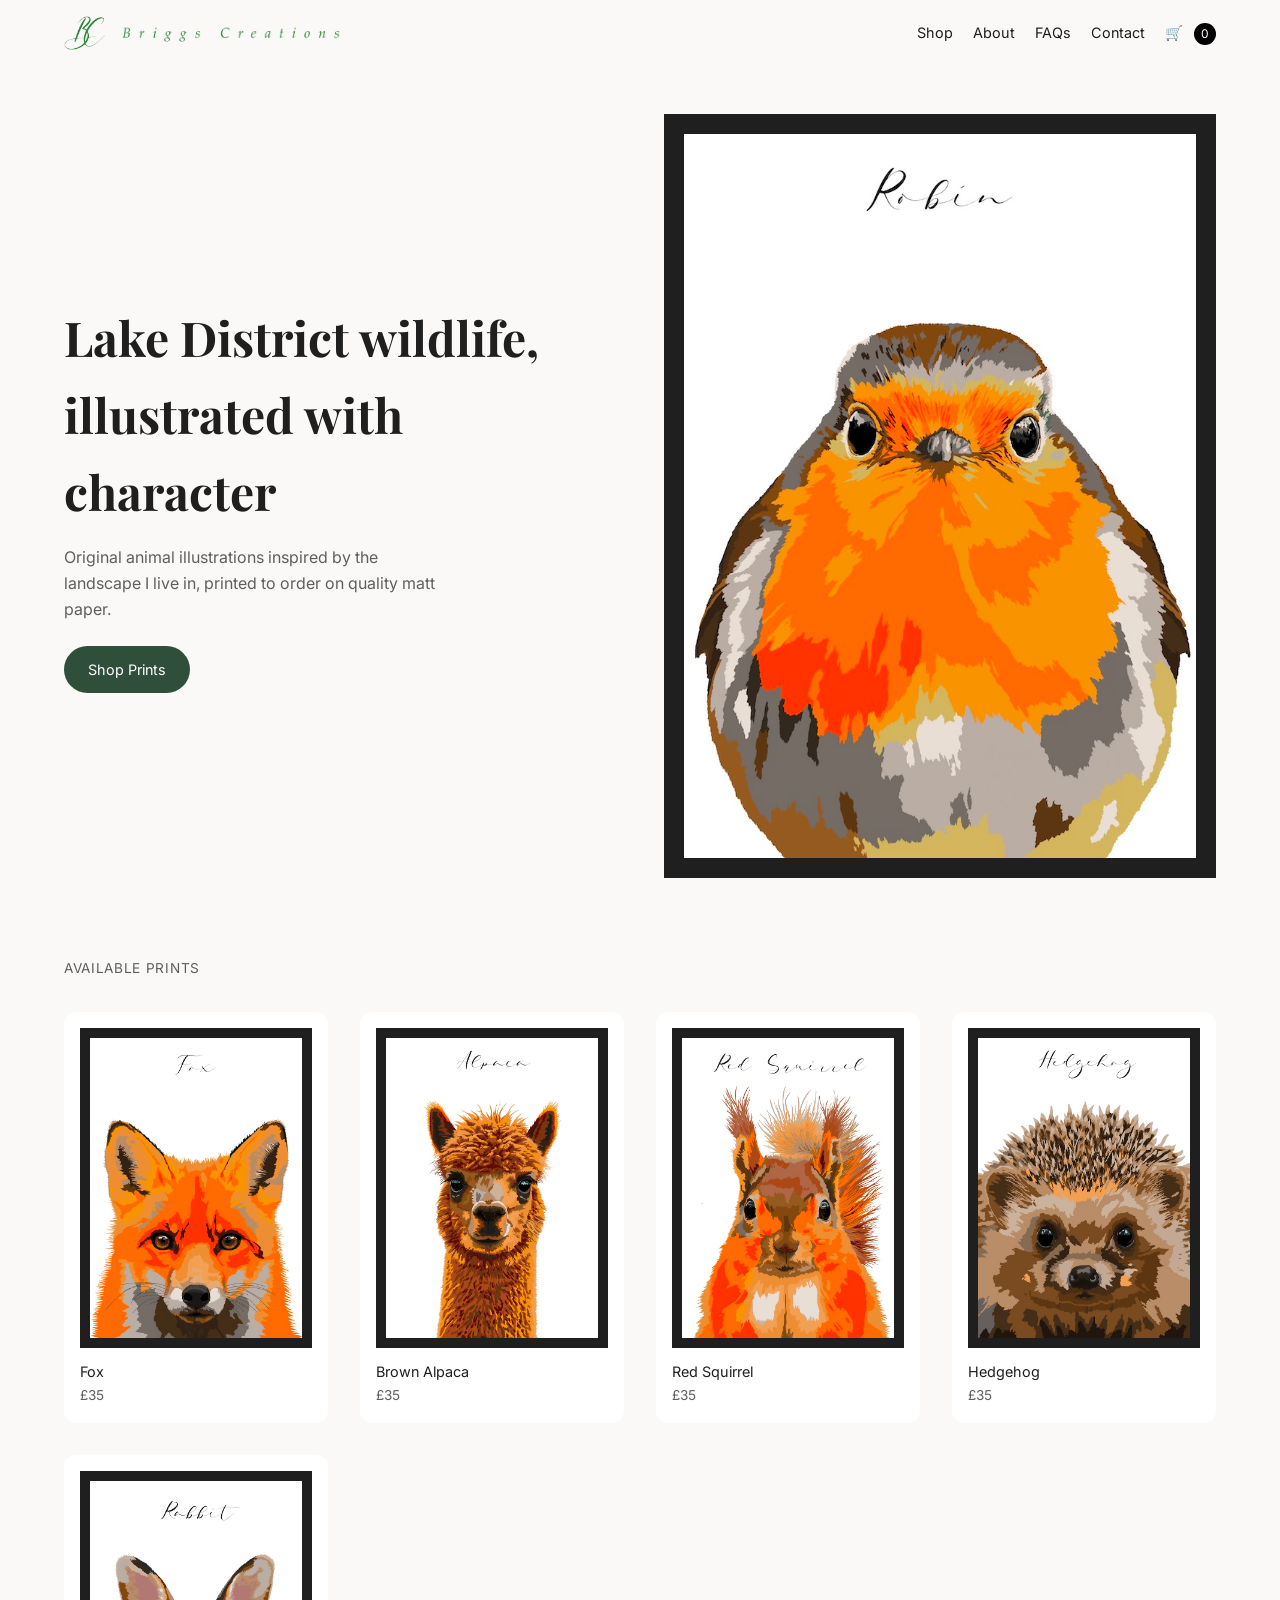
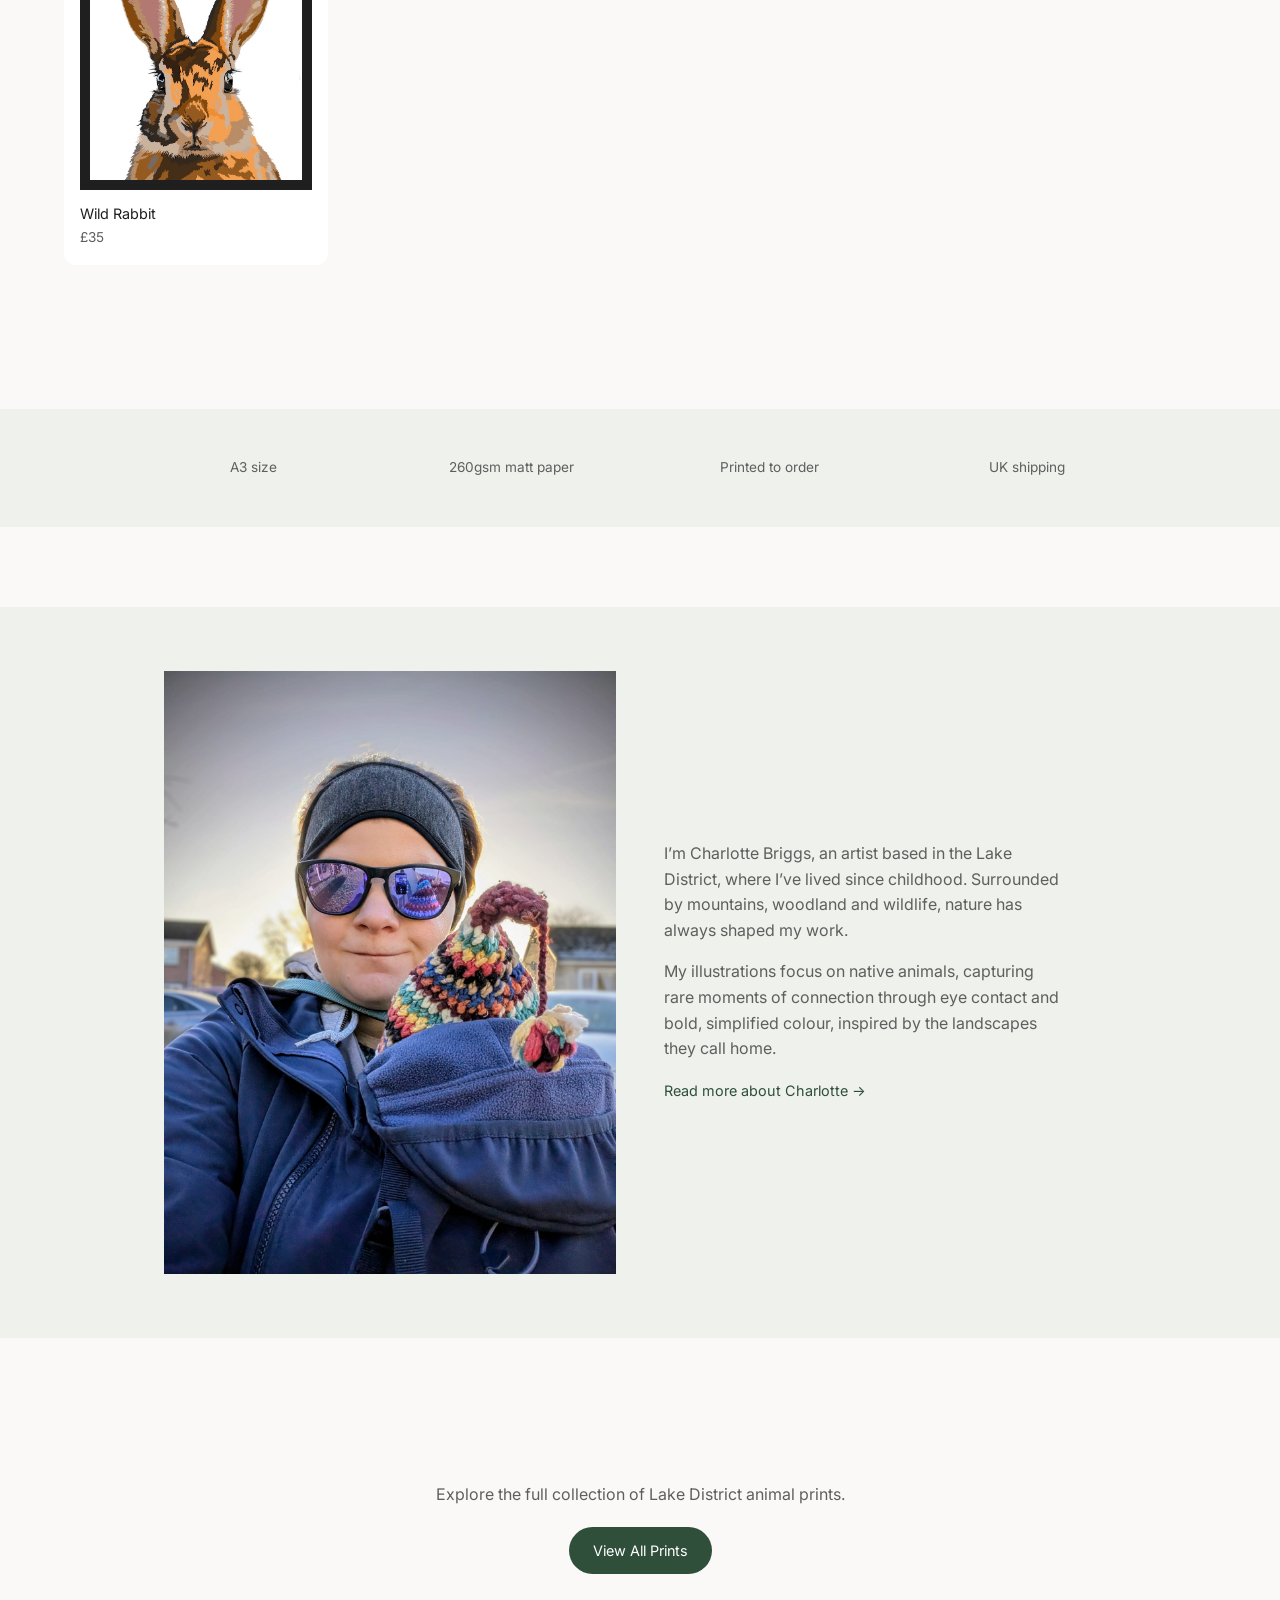
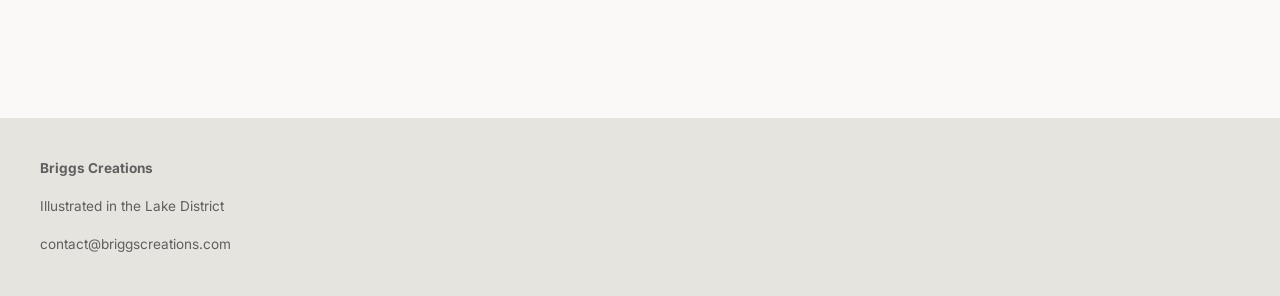
<file: index.html>
<!DOCTYPE html>
<html lang="en">

  <head>
    <meta charset="UTF-8" />
    <meta name="viewport" content="width=device-width, initial-scale=1" />
    <title>Briggs Creations</title>

    <!-- Minimal, calm font pairing -->
    <link rel="preconnect" href="https://fonts.googleapis.com">
    <link rel="preconnect" href="https://fonts.gstatic.com" crossorigin>
    <link
      href="https://fonts.googleapis.com/css2?family=Inter:wght@300;400;500&family=Playfair+Display:wght@400;500&display=swap"
      rel="stylesheet">

    <link rel="stylesheet" href="css/styles.css">
  </head>

  <body>
    <!-- BETA TEST BANNER -->
    <!-- <div class="beta-banner">
      ⚠️ <strong>Test Site:</strong> This website is currently under testing.
      Any orders placed will <strong>not</strong> be fulfilled or charged.
    </div> -->
    <!-- END BETA TEST BANNER -->

    <header>
      <div class="nav">
        <div class="brand">
          <a href="index.html" class="logo-wrap">
            <img src="assets/Logo_2.png" alt="Briggs Creations logo" class="logo-primary" />
            <img src="assets/Logo_3.png" alt="Briggs Creations wordmark" class="logo-secondary" />
          </a>
        </div>
        <button class="nav-toggle" aria-label="Menu" aria-expanded="false">
          ☰
        </button>

        <nav class="nav-links">
          <a href="pages/shop.html">Shop</a>
          <a href="pages/about.html#">About</a>
          <a href="pages/faq.html">FAQs</a>
          <a href="pages/contact.html">Contact</a>
          <a href="pages/basket.html" class="basket-link">
            🛒
            <span id="cart-count" class="cart-count" aria-live="polite">0</span>
          </a>
        </nav>
      </div>
    </header>

    <main>

      <!-- Hero -->
      <section class="hero">
        <div>
          <h1>Lake District wildlife, illustrated with character</h1>
          <p>Original animal illustrations inspired by the landscape I live in, printed to order on quality matt paper.
          </p>
          <a class="btn-primary" href="pages/shop.html">Shop Prints</a>
        </div>
        <div class="hero-image">
          <img src="assets/Robin.jpg" alt="Featured artwork">
        </div>
      </section>

      <!-- Featured Prints -->
      <section>
        <div class="section-inner">
          <div class="section-title">Available Prints</div>
          <div id="featured-prints-grid" class="prints-grid prints-carousel">
          </div>
        </div>
      </section>

      <!-- Trust Builder -->
      <section class="trust">
        <div class="trust-grid">
          <div>A3 size</div>
          <div>260gsm matt paper</div>
          <div>Printed to order</div>
          <div>UK shipping</div>
        </div>
      </section>

      <!-- About -->
      <section class="about">
        <div class="about-inner">
          <img src="assets/Bio_Pic_1.jpg" alt="Charlotte portrait">
          <div>
            <p>I’m Charlotte Briggs, an artist based in the Lake District, where I’ve lived since childhood. Surrounded
              by mountains, woodland and wildlife, nature has always shaped my work.</p>

            <p>My illustrations focus on native animals, capturing rare moments of connection through eye contact and
              bold, simplified colour, inspired by the landscapes they call home.</p>

            <a href="/pages/about.html">Read more about Charlotte →</a>
          </div>
        </div>
      </section>

      <!-- Closing CTA -->
      <section class="closing-cta">
        <p>Explore the full collection of Lake District animal prints.</p>
        <a class="btn-primary" href="pages/shop.html">View All Prints</a>
      </section>

    </main>

    <footer>
      <div class="footer-inner">
        <strong>Briggs Creations</strong>
        <span>Illustrated in the Lake District</span>
        <span><a href="mailto:contact@briggscreations.com">contact@briggscreations.com</a></span>
      </div>
    </footer>


    <script src="js/cart.js"></script>
    <script>
      const toggle = document.querySelector(".nav-toggle");
      const nav = document.querySelector(".nav-links");

      if (toggle && nav) {
        toggle.addEventListener("click", () => {
          const isOpen = nav.classList.toggle("is-open");
          toggle.setAttribute("aria-expanded", isOpen);
        });
      }
    </script>
    <script>
      document.addEventListener("contextmenu", function (e) {
        if (e.target.tagName === "IMG") {
          e.preventDefault();
        }
      });
    </script>

    <script src="js/products.js"></script>

    <script>
      document.addEventListener("DOMContentLoaded", () => {
        // Define the exact subset of products you want to show on the homepage
        const featuredIds = ['fox', 'brown-alpaca', 'red-squirrel', 'hedgehog', 'wild-rabbit'];
        const grid = document.getElementById("featured-prints-grid");

        if (grid && window.products) {
          featuredIds.forEach(id => {
            // Find the product in products.js
            const product = window.getProductById(id);

            if (product) {
              // Create the card
              const card = document.createElement("a");
              card.className = "print-card";
              card.href = `pages/product.html?id=${product.id}`;

              // Fix the image path: 
              // products.js uses "../assets/" for pages inside the /pages/ folder.
              // Since index.html is in the root directory, we need to remove the "../"
              const imagePath = product.image.replace("../", "");

              // Format the price to have no decimals if it's a whole number, matching your original design
              const formattedPrice = product.price % 1 === 0 ? product.price.toFixed(0) : product.price.toFixed(2);

              card.innerHTML = `
                <img class="print-card-image" src="${imagePath}" alt="${product.title} in the style of Charlotte Briggs">
                <div class="print-info">${product.title}<br><span class="price">£${formattedPrice}</span></div>
              `;

              grid.appendChild(card);
            }
          });
        }
      });
    </script>

  </body>

</html>
</file>
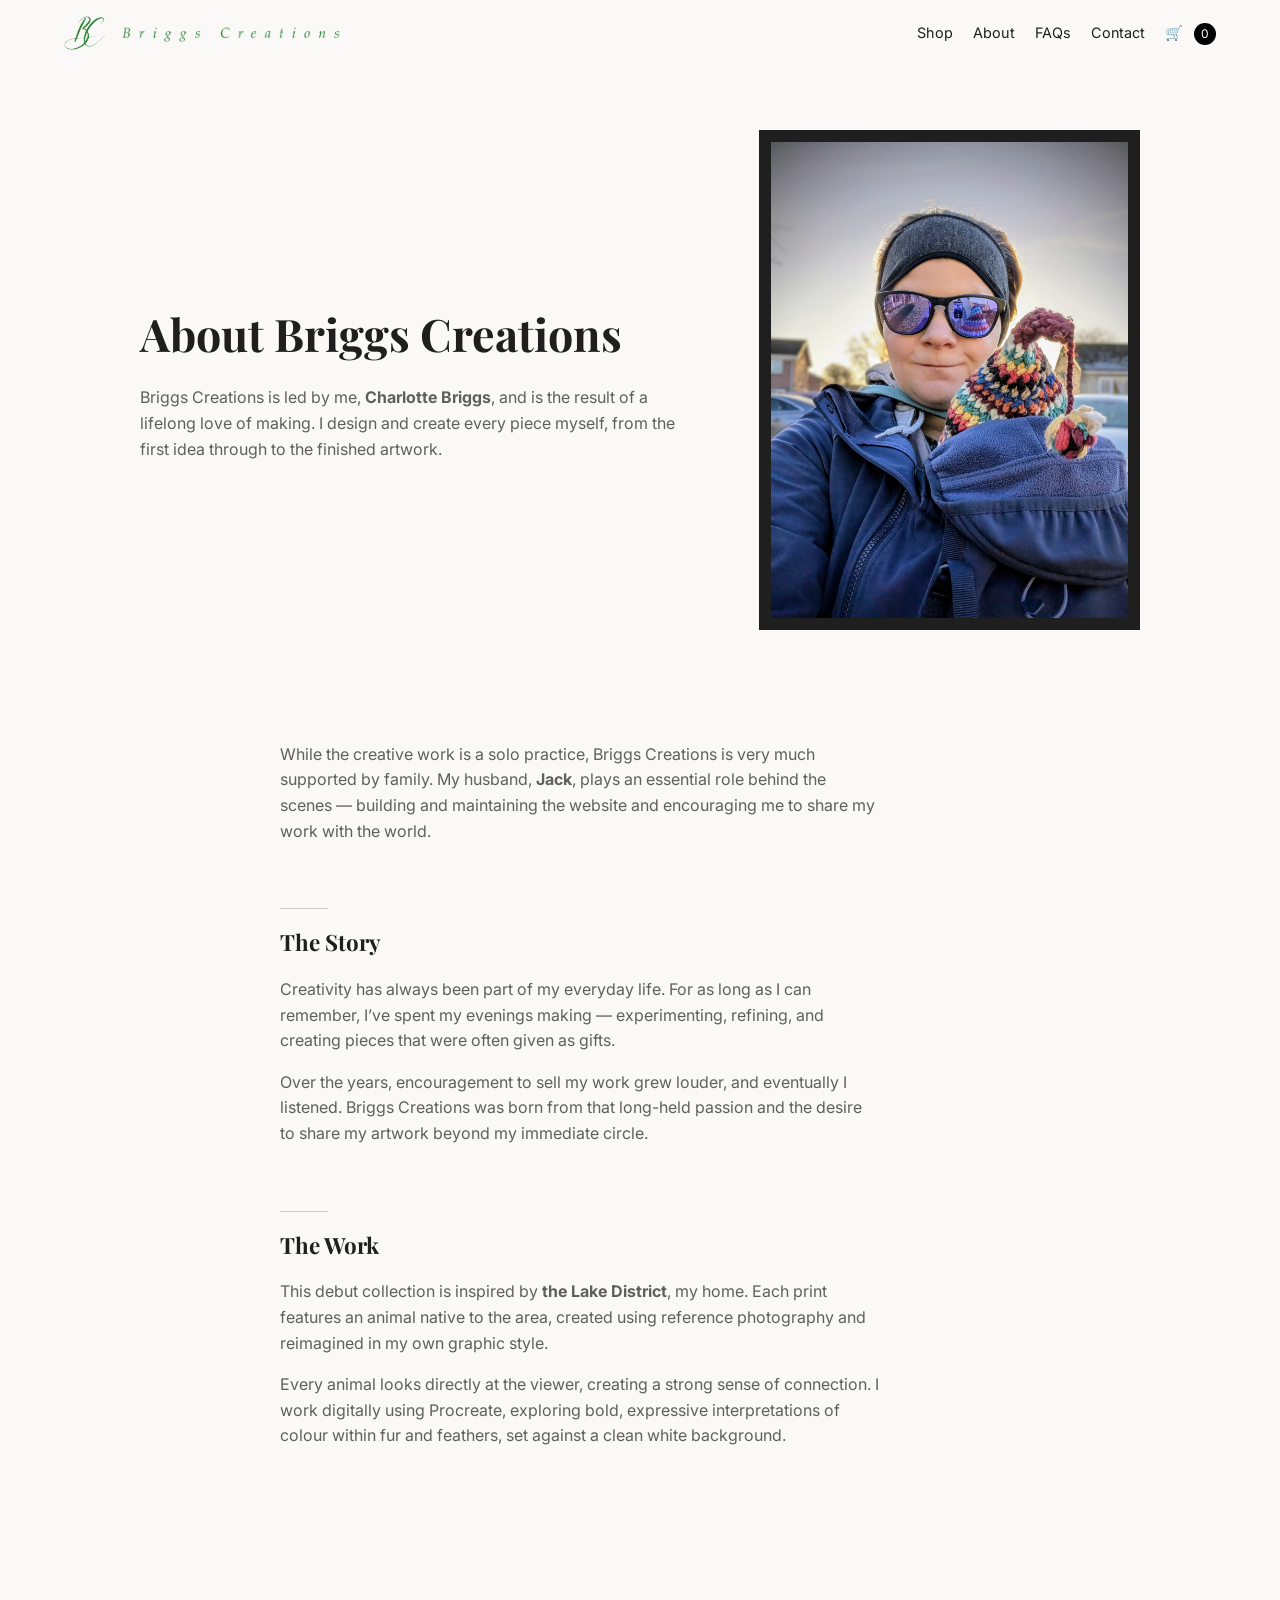
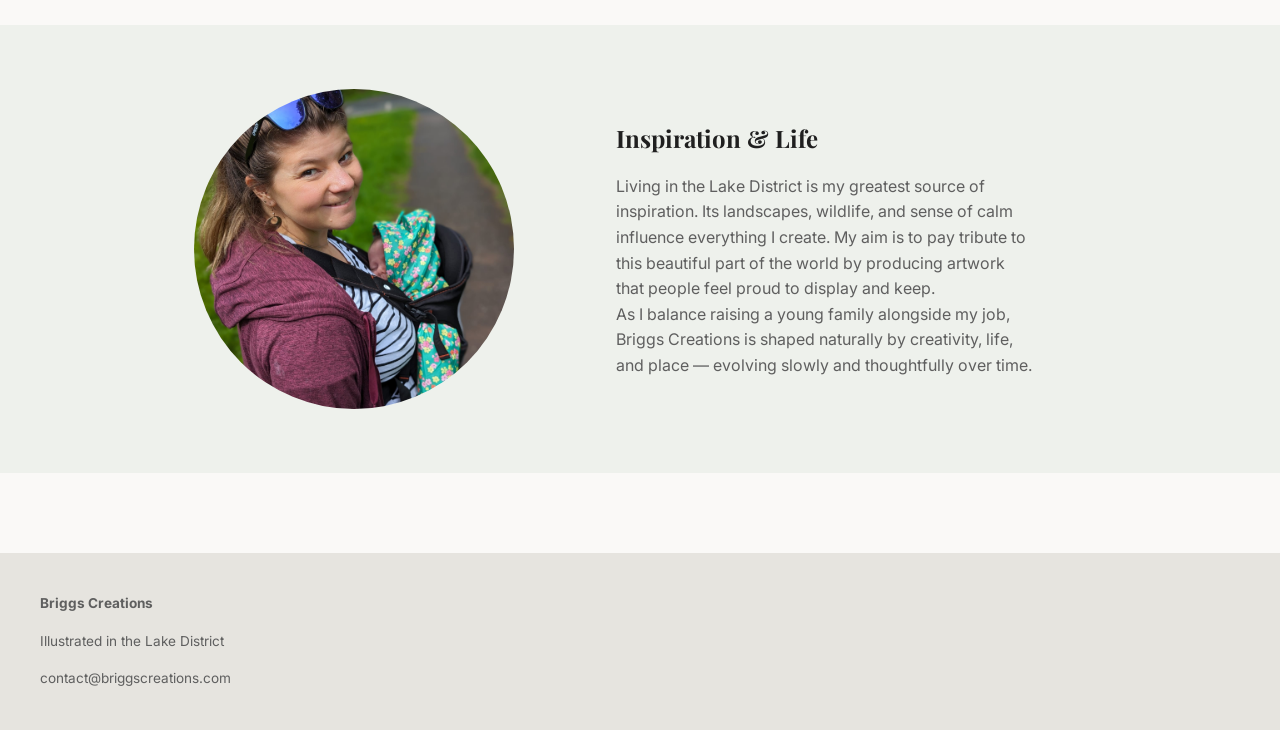
<file: pages/about.html>
<!DOCTYPE html>
<html lang="en">

    <head>
        <meta charset="UTF-8" />
        <meta name="viewport" content="width=device-width, initial-scale=1" />
        <title>About | Briggs Creations</title>

        <!-- Fonts -->
        <link rel="preconnect" href="https://fonts.googleapis.com">
        <link rel="preconnect" href="https://fonts.gstatic.com" crossorigin>
        <link
            href="https://fonts.googleapis.com/css2?family=Inter:wght@300;400;500&family=Playfair+Display:wght@400;500&display=swap"
            rel="stylesheet">

        <link rel="stylesheet" href="../css/styles.css">
    </head>

    <body>
        <!-- BETA TEST BANNER -->
        <!-- <div class="beta-banner">
            ⚠️ <strong>Test Site:</strong> This website is currently under testing.
            Any orders placed will <strong>not</strong> be fulfilled or charged.
        </div> -->
        <!-- END BETA TEST BANNER -->

        <!-- Header (same as index) -->
        <header>
            <div class="nav">
                <div class="brand">
                    <a href="../index.html" class="logo-wrap">
                        <img src="../assets/Logo_2.png" alt="Briggs Creations logo" class="logo-primary" />
                        <img src="../assets/Logo_3.png" alt="Briggs Creations wordmark" class="logo-secondary" />
                    </a>
                </div>
                <button class="nav-toggle" aria-label="Menu" aria-expanded="false">
                    ☰
                </button>
                <nav class="nav-links">
                    <a href="../pages/shop.html">Shop</a>
                    <a href="../pages/about.html">About</a>
                    <a href="../pages/faq.html">FAQs</a>
                    <a href="../pages/contact.html">Contact</a>
                    <a href="../pages/basket.html" class="basket-link">
                        🛒
                        <span id="cart-count" class="cart-count" aria-live="polite">0</span>
                    </a>
                </nav>
            </div>
        </header>

        <main>

            <!-- About Hero -->
            <section class="about-hero">
                <div class="about-hero-inner">
                    <div class="about-hero-text">
                        <h1>About Briggs Creations</h1>
                        <p class="about-intro">
                            Briggs Creations is led by me, <strong>Charlotte Briggs</strong>, and is the result of a
                            lifelong
                            love of making. I design and create every piece myself, from the first idea through to the
                            finished
                            artwork.
                        </p>
                    </div>

                    <div class="about-hero-image">
                        <img src="../assets/Bio_Pic_1.jpg" alt="Charlotte Briggs portrait">
                    </div>
                </div>
            </section>

            <!-- About Content -->
            <section class="about-page">
                <div class="about-page-inner">

                    <div class="about-block">
                        <p class="lead">
                            While the creative work is a solo practice, Briggs Creations is very much supported by
                            family.
                            My husband, <strong>Jack</strong>, plays an essential role behind the scenes — building and
                            maintaining the website and encouraging me to share my work with the world.
                        </p>
                    </div>

                    <div class="about-block">
                        <h2>The Story</h2>
                        <p>
                            Creativity has always been part of my everyday life. For as long as I can remember, I’ve
                            spent
                            my evenings making — experimenting, refining, and creating pieces that were often given as
                            gifts.
                        </p>
                        <p>
                            Over the years, encouragement to sell my work grew louder, and eventually I listened.
                            Briggs Creations was born from that long-held passion and the desire to share my artwork
                            beyond
                            my immediate circle.
                        </p>
                    </div>

                    <div class="about-block">
                        <h2>The Work</h2>
                        <p>
                            This debut collection is inspired by <strong>the Lake District</strong>, my home. Each print
                            features an animal native to the area, created using reference photography and reimagined in
                            my
                            own graphic style.
                        </p>
                        <p>
                            Every animal looks directly at the viewer, creating a strong sense of connection.
                            I work digitally using Procreate, exploring bold, expressive interpretations of colour
                            within
                            fur and feathers, set against a clean white background.
                        </p>
                    </div>

                </div>
            </section>


            <!-- Family / Life Section -->
            <section class="about-life">
                <div class="about-life-inner">

                    <div class="about-life-image">
                        <img src="../assets/Bio_Pic_2.jpg" alt="Charlotte Briggs with her baby">
                    </div>

                    <div class="about-life-text">
                        <h2>Inspiration & Life</h2>

                        <p>
                            Living in the Lake District is my greatest source of inspiration. Its landscapes, wildlife,
                            and
                            sense of calm influence everything I create. My aim is to pay tribute to this beautiful part
                            of
                            the world by producing artwork that people feel proud to display and keep.
                        </p>

                        <p>
                            As I balance raising a young family alongside my job, Briggs Creations is shaped naturally
                            by
                            creativity, life, and place — evolving slowly and thoughtfully over time.
                        </p>
                    </div>

                </div>
            </section>

        </main>


        <!-- Footer -->
        <footer>
            <div class="footer-inner">
                <strong>Briggs Creations</strong>
                <span>Illustrated in the Lake District</span>
                <span><a href="mailto:contact@briggscreations.com">contact@briggscreations.com</a></span>
            </div>
        </footer>

        <script src="/js/cart.js"></script>
        <script>
            const toggle = document.querySelector(".nav-toggle");
            const nav = document.querySelector(".nav-links");

            if (toggle && nav) {
                toggle.addEventListener("click", () => {
                    const isOpen = nav.classList.toggle("is-open");
                    toggle.setAttribute("aria-expanded", isOpen);
                });
            }
        </script>

    </body>

</html>
</file>
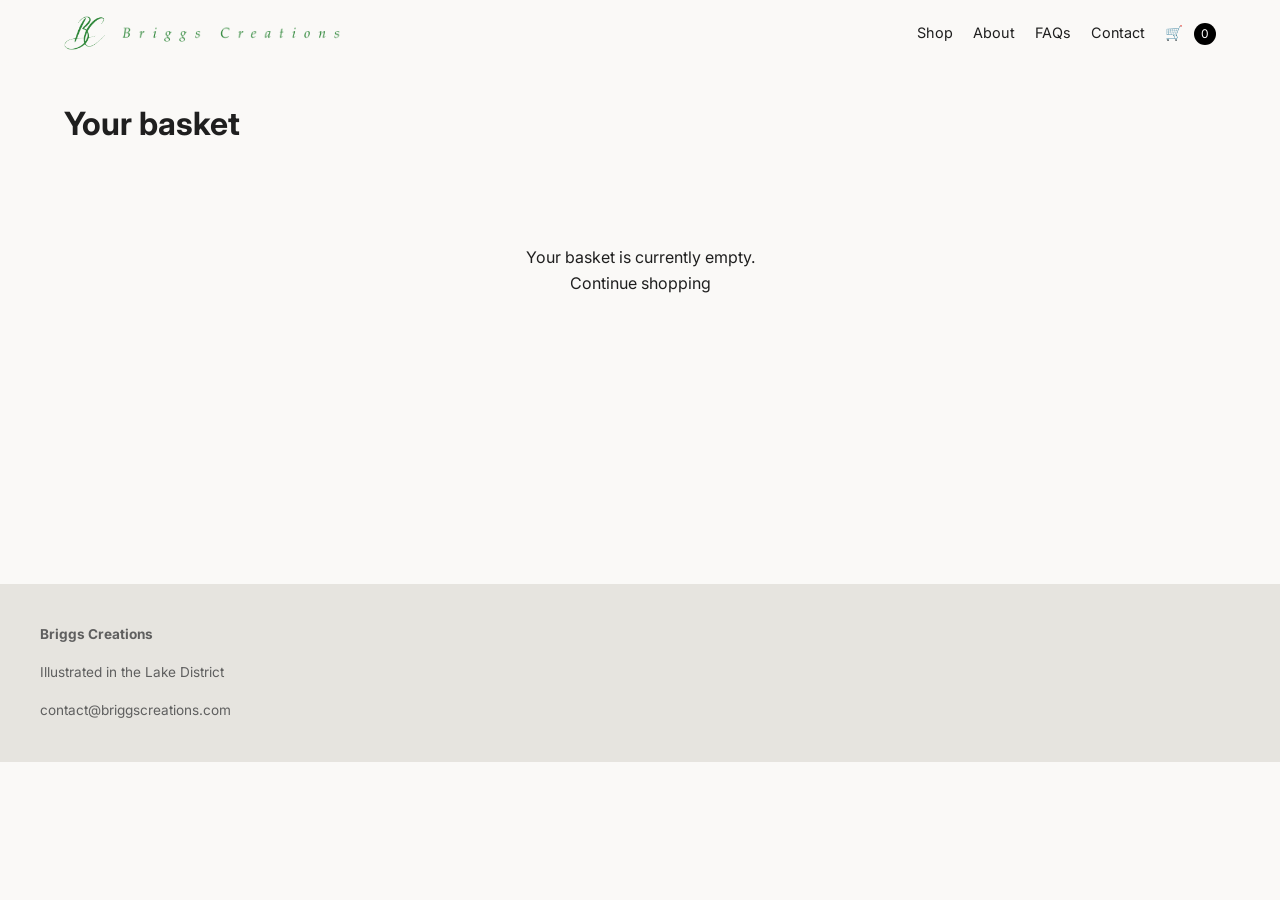
<file: pages/basket.html>
<!DOCTYPE html>
<html lang="en">

    <head>
        <meta charset="UTF-8" />
        <meta name="viewport" content="width=device-width, initial-scale=1" />
        <title>Artwork | Briggs Creations</title>

        <!-- Minimal, calm font pairing -->
        <link rel="preconnect" href="https://fonts.googleapis.com">
        <link rel="preconnect" href="https://fonts.gstatic.com" crossorigin>
        <link
            href="https://fonts.googleapis.com/css2?family=Inter:wght@300;400;500&family=Playfair+Display:wght@400;500&display=swap"
            rel="stylesheet">

        <link rel="stylesheet" href="../css/styles.css">
    </head>

    <body>
        <!-- BETA TEST BANNER -->
        <!-- <div class="beta-banner">
            ⚠️ <strong>Test Site:</strong> This website is currently under testing.
            Any orders placed will <strong>not</strong> be fulfilled or charged.
        </div> -->
        <!-- END BETA TEST BANNER -->

        <header>
            <div class="nav">
                <div class="brand">
                    <a href="../index.html" class="logo-wrap">
                        <img src="../assets/Logo_2.png" alt="Briggs Creations logo" class="logo-primary" />
                        <img src="../assets/Logo_3.png" alt="Briggs Creations wordmark" class="logo-secondary" />
                    </a>
                </div>
                <button class="nav-toggle" aria-label="Menu" aria-expanded="false">
                    ☰
                </button>
                <nav class="nav-links">
                    <a href="../pages/shop.html">Shop</a>
                    <a href="../pages/about.html">About</a>
                    <a href="../pages/faq.html">FAQs</a>
                    <a href="../pages/contact.html">Contact</a>
                    <a href="../pages/basket.html" class="basket-link">
                        🛒
                        <span id="cart-count" class="cart-count" aria-live="polite">0</span>
                    </a>
                </nav>
            </div>
        </header>
        <main class="basket-page">
            <h1>Your basket</h1>

            <!-- Empty state -->
            <section id="empty-basket" hidden>
                <p>Your basket is currently empty.</p>
                <a href="shop.html" class="button">Continue shopping</a>
            </section>

            <!-- Basket content -->
            <section id="basket-content" hidden>
                <ul class="basket-items" id="basket-items"></ul>

                <aside class="basket-summary" id="basket-summary">
                    <h2>Order summary</h2>

                    <div class="summary-row">
                        <span>Subtotal</span>
                        <span>£<span id="subtotal"></span></span>
                    </div>

                    <div class="summary-row">
                        <span>Shipping</span>
                        <span>£<span id="shipping"></span></span>
                    </div>

                    <div class="summary-row total">
                        <span>Total</span>
                        <span>£<span id="total"></span></span>
                    </div>

                    <button id="checkout-button" class="btn-primary">
                        Proceed to checkout
                    </button>

                    <p class="returns-note">
                        Returns accepted within 14 days of delivery.
                    </p>
                </aside>
            </section>
        </main>

        <footer>
            <div class="footer-inner">
                <strong>Briggs Creations</strong>
                <span>Illustrated in the Lake District</span>
                <span><a href="mailto:contact@briggscreations.com">contact@briggscreations.com</a></span>
            </div>
        </footer>
        <!-- Scripts -->
        <script src="../js/products.js"></script>
        <script src="../js/cart.js"></script>

        <script>
            const emptyEl = document.getElementById("empty-basket");
            const contentEl = document.getElementById("basket-content");
            const itemsEl = document.getElementById("basket-items");
            const summaryEl = document.getElementById("basket-summary");

            function renderBasket() {
                const items = getCartItemsWithDetails();

                // Always clear existing DOM
                itemsEl.innerHTML = "";

                if (!items.length) {
                    emptyEl.hidden = false;
                    contentEl.hidden = true;
                    summaryEl.hidden = true;

                    // Clear totals explicitly (defensive)
                    document.getElementById("subtotal").textContent = "0.00";
                    document.getElementById("shipping").textContent = "0.00";
                    document.getElementById("total").textContent = "0.00";

                    return;
                }

                emptyEl.hidden = true;
                contentEl.hidden = false;
                summaryEl.hidden = false;

                items.forEach(item => {
                    const li = document.createElement("li");
                    li.className = "basket-item";

                    li.innerHTML = `
          <img src="${item.image}" alt="${item.alt}" />

          <div class="item-details">
            <h3>${item.title}</h3>
            <p class="item-meta">${item.size} · ${item.paper}</p>

            <button class="remove-item" aria-label="Remove ${item.title}">
              Remove
            </button>
          </div>

          <div class="item-quantity">
            <label class="visually-hidden" for="qty-${item.id}">
              Quantity
            </label>
            <input
              id="qty-${item.id}"
              type="number"
              min="1"
              value="${item.quantity}"
            />
          </div>

          <div class="item-price">
            £${item.lineTotal.toFixed(2)}
          </div>
        `;

                    li.querySelector(".remove-item").addEventListener("click", () => {
                        removeFromCart(item.id);
                    });

                    li.querySelector("input").addEventListener("change", e => {
                        updateCartQuantity(item.id, parseInt(e.target.value, 10));
                    });

                    itemsEl.appendChild(li);
                });

                document.getElementById("subtotal").textContent =
                    getCartSubtotal().toFixed(2);

                document.getElementById("shipping").textContent =
                    getShippingCost().toFixed(2);

                document.getElementById("total").textContent =
                    getCartTotal().toFixed(2);
            }

            window.addEventListener("cartUpdated", renderBasket);
            renderBasket();

            //document.getElementById("checkout-button").addEventListener("click", () => {
            // Stripe Checkout will be wired here
            //  window.location.href = "checkout.html";
            //});
        </script>
        <script src="/js/cart.js"></script>
        <script>
            const toggle = document.querySelector(".nav-toggle");
            const nav = document.querySelector(".nav-links");

            if (toggle && nav) {
                toggle.addEventListener("click", () => {
                    const isOpen = nav.classList.toggle("is-open");
                    toggle.setAttribute("aria-expanded", isOpen);
                });
            }
        </script>
        <script>
            document.addEventListener("contextmenu", function (e) {
                if (e.target.tagName === "IMG") {
                    e.preventDefault();
                }
            });
        </script>

    </body>

</html>
</file>
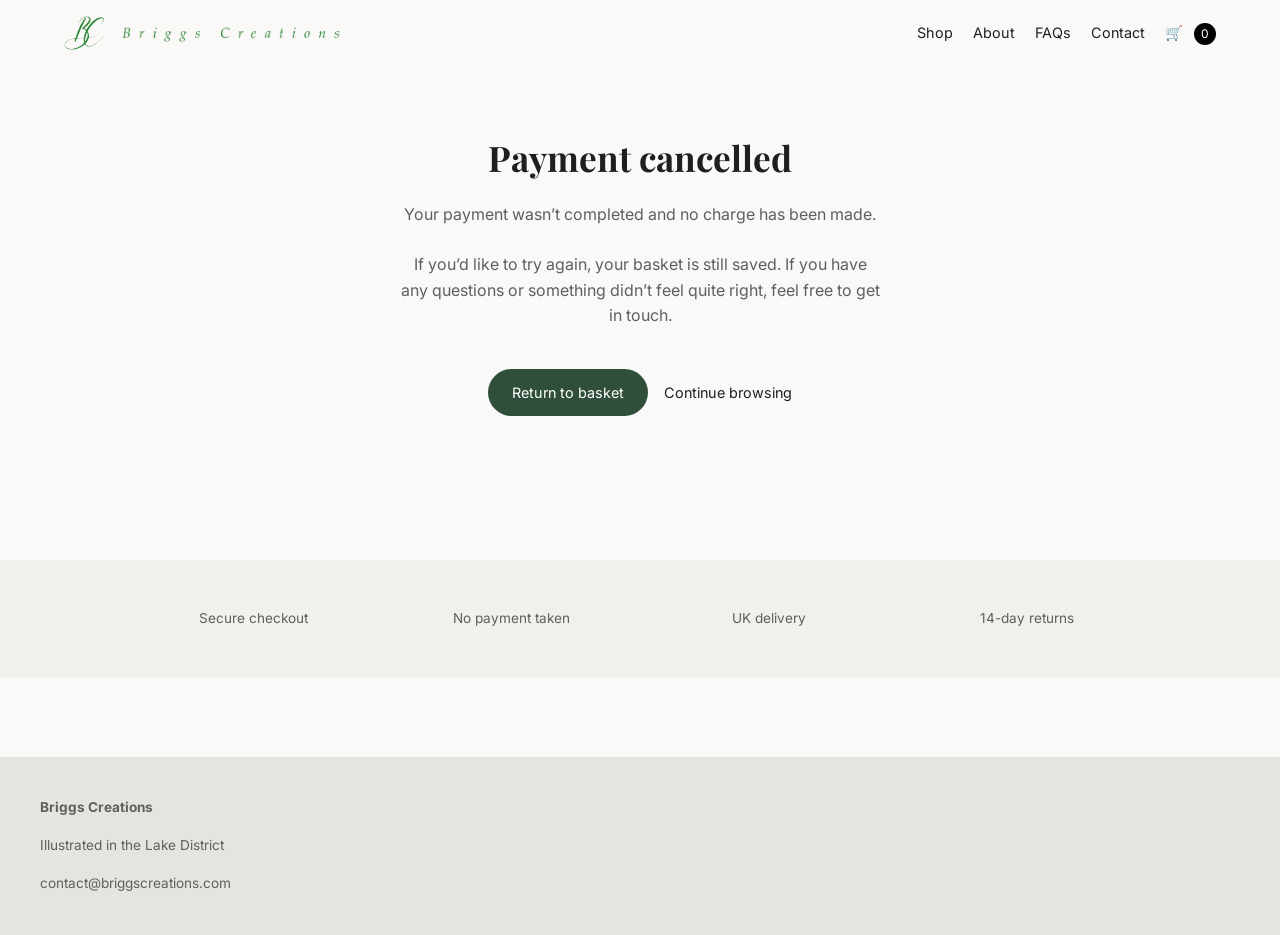
<file: pages/cancel.html>
<!DOCTYPE html>
<html lang="en">

    <head>
        <meta charset="UTF-8" />
        <meta name="viewport" content="width=device-width, initial-scale=1" />
        <title>Payment Cancelled | Briggs Creations</title>

        <!-- Fonts -->
        <link rel="preconnect" href="https://fonts.googleapis.com">
        <link rel="preconnect" href="https://fonts.gstatic.com" crossorigin>
        <link
            href="https://fonts.googleapis.com/css2?family=Inter:wght@300;400;500&family=Playfair+Display:wght@400;500&display=swap"
            rel="stylesheet">

        <link rel="stylesheet" href="../css/styles.css">
    </head>

    <body>
        <!-- BETA TEST BANNER -->
        <!-- <div class="beta-banner">
            ⚠️ <strong>Test Site:</strong> This website is currently under testing.
            Any orders placed will <strong>not</strong> be fulfilled or charged.
        </div> -->
        <!-- END BETA TEST BANNER -->

        <!-- Header -->
        <header>
            <div class="nav">
                <div class="brand">
                    <a href="../index.html" class="logo-wrap">
                        <img src="../assets/Logo_2.png" alt="Briggs Creations logo" class="logo-primary" />
                        <img src="../assets/Logo_3.png" alt="Briggs Creations wordmark" class="logo-secondary" />
                    </a>
                </div>
                <button class="nav-toggle" aria-label="Menu" aria-expanded="false">
                    ☰
                </button>
                <nav class="nav-links">
                    <a href="shop.html">Shop</a>
                    <a href="about.html">About</a>
                    <a href="faq.html">FAQs</a>
                    <a href="contact.html">Contact</a>
                    <a href="basket.html" class="basket-link">
                        🛒
                        <span id="cart-count" class="cart-count" aria-live="polite">0</span>
                    </a>
                </nav>
            </div>
        </header>

        <!-- Main -->
        <main>

            <section class="closing-cta">
                <h1 style="font-family: 'Playfair Display', serif; font-size: 2.2rem; margin-bottom: 1rem;">
                    Payment cancelled
                </h1>

                <p style="max-width: 48ch; margin: 0 auto 1.5rem;">
                    Your payment wasn’t completed and no charge has been made.
                </p>

                <p style="max-width: 48ch; margin: 0 auto 2.5rem;">
                    If you’d like to try again, your basket is still saved.
                    If you have any questions or something didn’t feel quite right,
                    feel free to get in touch.
                </p>

                <div style="display: flex; gap: 1rem; justify-content: center; flex-wrap: wrap;">
                    <a href="basket.html" class="btn-primary">Return to basket</a>
                    <a href="shop.html" style="font-size: 0.9rem; align-self: center;">
                        Continue browsing
                    </a>
                </div>
            </section>

            <!-- Trust reassurance -->
            <section class="trust">
                <div class="trust-grid">
                    <div>Secure checkout</div>
                    <div>No payment taken</div>
                    <div>UK delivery</div>
                    <div>14-day returns</div>
                </div>
            </section>

        </main>

        <!-- Footer -->
        <footer>
            <div class="footer-inner">
                <strong>Briggs Creations</strong>
                <span>Illustrated in the Lake District</span>
                <span><a href="mailto:contact@briggscreations.com">contact@briggscreations.com</a></span>
            </div>
        </footer>
        <script src="/js/cart.js"></script>
        <script>
            const toggle = document.querySelector(".nav-toggle");
            const nav = document.querySelector(".nav-links");

            if (toggle && nav) {
                toggle.addEventListener("click", () => {
                    const isOpen = nav.classList.toggle("is-open");
                    toggle.setAttribute("aria-expanded", isOpen);
                });
            }
        </script>
        <script>
            document.addEventListener("contextmenu", function (e) {
                if (e.target.tagName === "IMG") {
                    e.preventDefault();
                }
            });
        </script>

    </body>

</html>
</file>
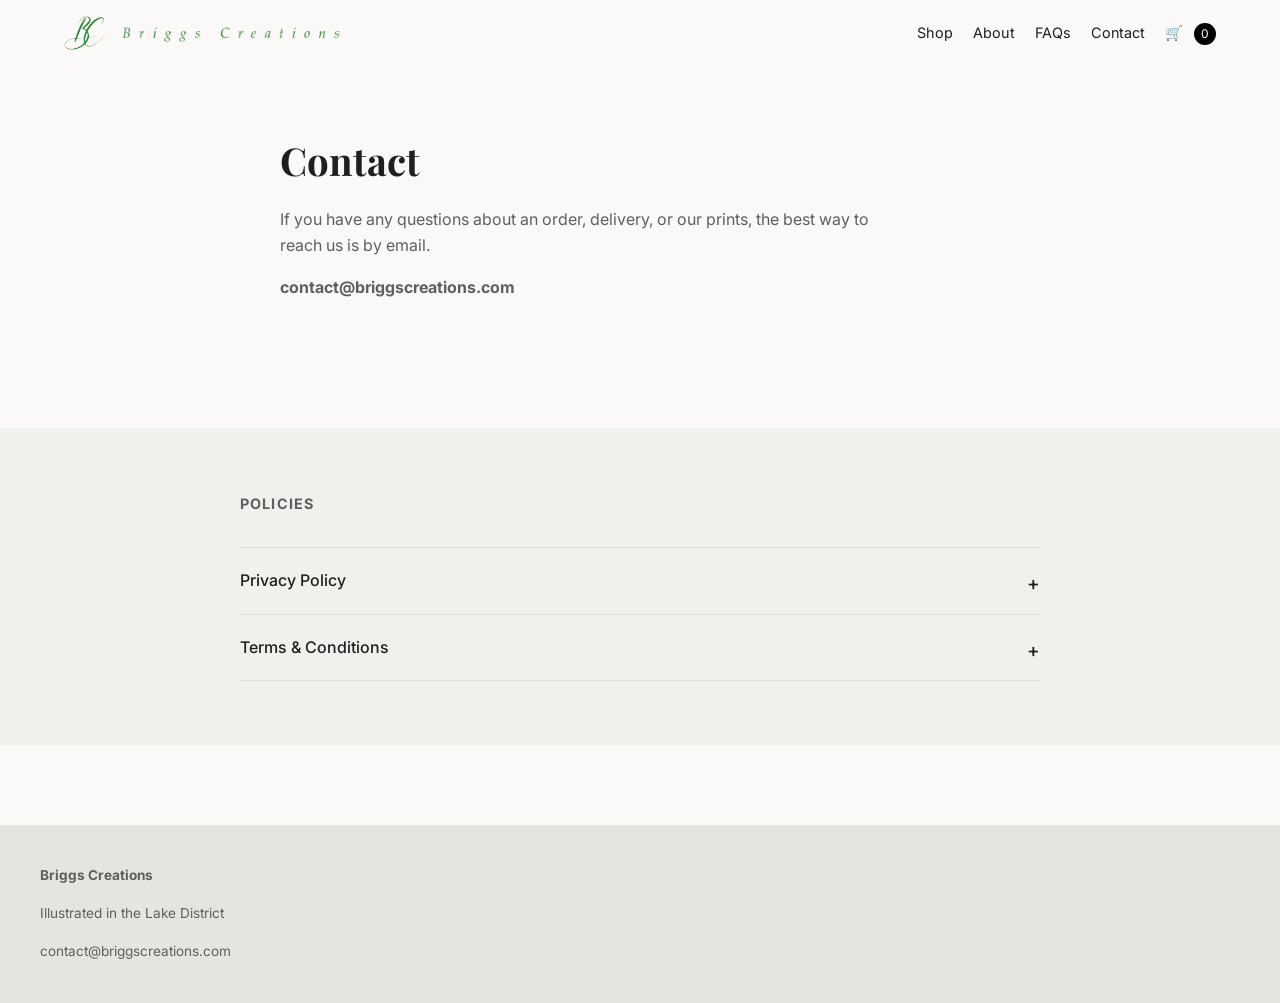
<file: pages/contact.html>
<!DOCTYPE html>
<html lang="en">

  <head>
    <meta charset="UTF-8" />
    <meta name="viewport" content="width=device-width, initial-scale=1" />
    <title>Contact | Briggs Creations</title>

    <!-- Fonts -->
    <link rel="preconnect" href="https://fonts.googleapis.com">
    <link rel="preconnect" href="https://fonts.gstatic.com" crossorigin>
    <link
      href="https://fonts.googleapis.com/css2?family=Inter:wght@300;400;500&family=Playfair+Display:wght@400;500&display=swap"
      rel="stylesheet">

    <link rel="stylesheet" href="../css/styles.css">
  </head>

  <body>
    <!-- BETA TEST BANNER -->
    <!-- <div class="beta-banner">
      ⚠️ <strong>Test Site:</strong> This website is currently under testing.
      Any orders placed will <strong>not</strong> be fulfilled or charged.
    </div> -->
    <!-- END BETA TEST BANNER -->

    <!-- Header -->
    <header>
      <div class="nav">
        <div class="brand">
          <a href="../index.html" class="logo-wrap">
            <img src="../assets/Logo_2.png" alt="Briggs Creations logo" class="logo-primary" />
            <img src="../assets/Logo_3.png" alt="Briggs Creations wordmark" class="logo-secondary" />
          </a>
        </div>
        <button class="nav-toggle" aria-label="Menu" aria-expanded="false">☰</button>
        <nav class="nav-links">
          <a href="../pages/shop.html">Shop</a>
          <a href="../pages/about.html">About</a>
          <a href="../pages/faq.html">FAQs</a>
          <a href="../pages/contact.html">Contact</a>
          <a href="../pages/basket.html" class="basket-link">
            🛒 <span id="cart-count" class="cart-count" aria-live="polite">0</span>
          </a>
        </nav>
      </div>
    </header>

    <main>

      <!-- Contact Intro -->
      <section class="about-page">
        <div class="about-page-inner">
          <h1>Contact</h1>
          <p class="about-intro">
            If you have any questions about an order, delivery, or our prints,
            the best way to reach us is by email.
          </p>
          <p class="about-intro">
            <span><strong><a href="mailto:contact@briggscreations.com">contact@briggscreations.com</a></strong></span>
          </p>
        </div>
      </section>

      <!-- Policies -->
      <section class="policies">
        <div class="policies-inner">

          <h2>Policies</h2>

          <!-- Privacy Policy -->
          <details class="policy-item">
            <summary>Privacy Policy</summary>
            <div class="policy-content">

              <p><strong>Last updated:</strong> 5th January 2026</p>

              <p>
                Briggs Creations (“we”, “us”, “our”) is committed to protecting your privacy.
                This policy explains how personal data is handled when you make a purchase from our website.
              </p>

              <h3>1. Who We Are</h3>
              <p>
                Briggs Creations is a UK-based business selling art prints online.
                For data protection purposes, Briggs Creations is the data controller for the limited
                personal data used to fulfil customer orders.
              </p>
              <p>
                Contact email: <strong>contact@briggscreations.com</strong>
              </p>

              <h3>2. Personal Data We Collect</h3>
              <p>
                We do not collect or store customer personal data directly on our website.
              </p>
              <p>
                When you make a purchase, personal and payment information (such as your name, email address,
                billing address, delivery address, and payment details) is collected and processed securely
                by Stripe, our payment provider.
              </p>
              <p>
                We do not have access to your full payment details at any time.
              </p>

              <h3>3. How We Use Personal Data</h3>
              <p>We use customer personal data only to:</p>
              <ul>
                <li>Process and fulfil orders</li>
                <li>Arrange delivery of purchased art prints</li>
              </ul>
              <p>
                To fulfil deliveries, we manually copy the necessary delivery details (such as name and address)
                from Stripe into our delivery provider’s system to generate a shipping label and post your order.
              </p>
              <p>We do not:</p>
              <ul>
                <li>Store customer data on our website or servers</li>
                <li>Use customer data for marketing</li>
                <li>Sell or share customer data for advertising or analytics</li>
              </ul>

              <h3>4. Lawful Basis for Processing</h3>
              <p>
                Under UK GDPR, we process personal data on the lawful basis of contractual necessity,
                as the information is required to fulfil your order and deliver your purchase.
              </p>

              <h3>5. Payments</h3>
              <p>
                All payments are handled securely by Stripe, which acts as an independent data controller
                for payment information. Stripe’s use of personal data is governed by their own privacy policy.
              </p>

              <h3>6. Data Retention</h3>
              <p>
                We do not retain customer personal data ourselves.
                Any personal data held by Stripe or delivery providers is retained in accordance
                with their own policies and legal obligations.
              </p>

              <h3>7. Your Rights</h3>
              <p>Under UK data protection law, you have rights including the right to:</p>
              <ul>
                <li>Access your personal data</li>
                <li>Request correction or deletion</li>
                <li>Restrict or object to processing</li>
              </ul>
              <p>
                For data held by Stripe, requests should be directed to Stripe.
                You may also contact us with any questions.
              </p>

              <h3>8. Contact</h3>
              <p>
                If you have any questions about this policy or how your data is handled, please contact:
              </p>
              <p>
                <strong>Briggs Creations</strong>
                Email: <strong>contact@briggscreations.com</strong>
              </p>

            </div>
          </details>

          <!-- Terms & Conditions -->
          <details class="policy-item">
            <summary>Terms &amp; Conditions</summary>
            <div class="policy-content">

              <p><strong>Last updated:</strong> 5th January 2026</p>

              <p>
                These Terms &amp; Conditions apply to all purchases made from Briggs Creations (“we”, “us”, “our”).
                By placing an order, you agree to these terms.
              </p>

              <h3>1. About Us</h3>
              <p>
                Briggs Creations is a UK-based business selling art prints online.
              </p>
              <p>
                Contact email: <strong>contact@briggscreations.com</strong>
              </p>

              <h3>2. Products</h3>
              <p>
                We sell printed reproductions of original artwork.
                Product descriptions and images are provided as accurately as possible.
                Colours may vary slightly due to screen settings and print processes.
                Minor variations are not considered defects.
              </p>

              <h3>3. Orders</h3>
              <p>
                Placing an order constitutes an offer to purchase.
                Orders are confirmed once payment has been successfully processed.
                We reserve the right to cancel an order in rare cases.
                If this occurs, a full refund will be issued.
              </p>

              <h3>4. Prices &amp; Payment</h3>
              <p>
                All prices are shown in GBP (£) and include applicable taxes unless stated otherwise.
                Payments are processed securely via Stripe.
              </p>

              <h3>5. Delivery</h3>
              <p>
                Delivery times are estimates only.
                We are not responsible for delays caused by postal services or couriers after dispatch.
              </p>

              <h3>6. Returns &amp; Cancellations</h3>
              <p>
                Under the Consumer Contracts Regulations, you have the right to cancel your order within 14 days of
                receiving your item. If you choose to return an item, you will just need to cover the return shipping
                expenses.
              </p>

              <h3>7. Intellectual Property</h3>
              <p>
                All artwork and website content remain the intellectual property of Briggs Creations.
              </p>

              <h3>8. Governing Law</h3>
              <p>
                These Terms &amp; Conditions are governed by the laws of England and Wales.
              </p>

            </div>
          </details>

        </div>
      </section>

    </main>

    <!-- Footer -->
    <footer>
      <div class="footer-inner">
        <strong>Briggs Creations</strong>
        <span>Illustrated in the Lake District</span>
        <span><a href="mailto:contact@briggscreations.com">contact@briggscreations.com</a></span>
      </div>
    </footer>

    <script src="/js/cart.js"></script>
    <script>
      const toggle = document.querySelector(".nav-toggle");
      const nav = document.querySelector(".nav-links");

      if (toggle && nav) {
        toggle.addEventListener("click", () => {
          const isOpen = nav.classList.toggle("is-open");
          toggle.setAttribute("aria-expanded", isOpen);
        });
      }
    </script>
    <script>
      document.querySelectorAll(".policies").forEach(section => {
        const items = Array.from(section.querySelectorAll(".policy-item"));

        items.forEach(item => {
          item.addEventListener("toggle", () => {
            if (!item.open) return;

            // Close others
            items.forEach(other => {
              if (other !== item) {
                other.removeAttribute("open");
              }
            });

            // Scroll opened item into view
            requestAnimationFrame(() => {
              const yOffset = -100; // offset for sticky header
              const y =
                item.getBoundingClientRect().top + window.pageYOffset + yOffset;

              window.scrollTo({
                top: y,
                behavior: "smooth"
              });
            });
          });
        });
      });
    </script>



  </body>

</html>
</file>
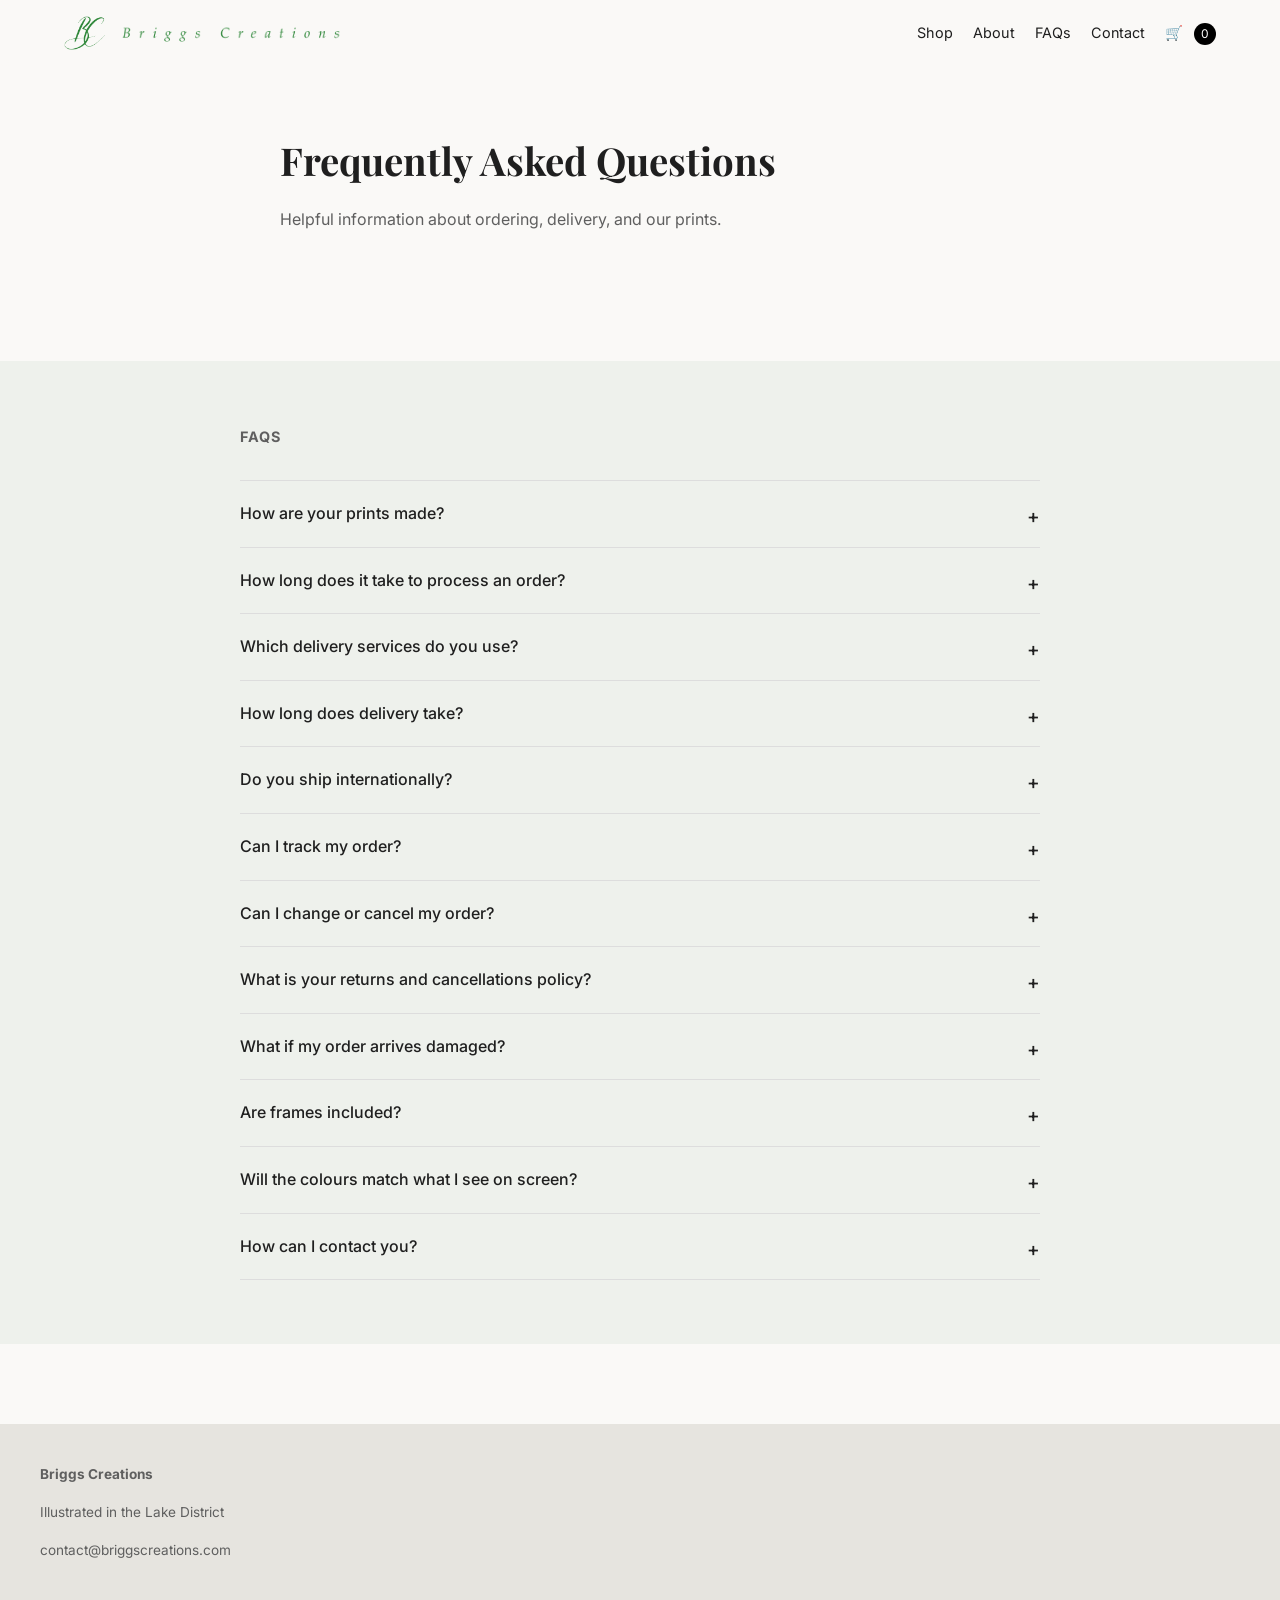
<file: pages/faq.html>
<!DOCTYPE html>
<html lang="en">

  <head>
    <meta charset="UTF-8" />
    <meta name="viewport" content="width=device-width, initial-scale=1" />
    <title>FAQs | Briggs Creations</title>

    <!-- Fonts -->
    <link rel="preconnect" href="https://fonts.googleapis.com">
    <link rel="preconnect" href="https://fonts.gstatic.com" crossorigin>
    <link
      href="https://fonts.googleapis.com/css2?family=Inter:wght@300;400;500&family=Playfair+Display:wght@400;500&display=swap"
      rel="stylesheet">

    <link rel="stylesheet" href="../css/styles.css">
  </head>

  <body>
    <!-- BETA TEST BANNER -->
    <!-- <div class="beta-banner">
      ⚠️ <strong>Test Site:</strong> This website is currently under testing.
      Any orders placed will <strong>not</strong> be fulfilled or charged.
    </div> -->
    <!-- END BETA TEST BANNER -->

    <!-- Header -->
    <header>
      <div class="nav">
        <div class="brand">
          <a href="../index.html" class="logo-wrap">
            <img src="../assets/Logo_2.png" alt="Briggs Creations logo" class="logo-primary" />
            <img src="../assets/Logo_3.png" alt="Briggs Creations wordmark" class="logo-secondary" />
          </a>
        </div>
        <button class="nav-toggle" aria-label="Menu" aria-expanded="false">☰</button>
        <nav class="nav-links">
          <a href="../pages/shop.html">Shop</a>
          <a href="../pages/about.html">About</a>
          <a href="../pages/faq.html">FAQs</a>
          <a href="../pages/contact.html">Contact</a>
          <a href="../pages/basket.html" class="basket-link">
            🛒 <span id="cart-count" class="cart-count" aria-live="polite">0</span>
          </a>
        </nav>
      </div>
    </header>

    <main>

      <!-- FAQ Intro -->
      <section class="about-page">
        <div class="about-page-inner">
          <h1>Frequently Asked Questions</h1>
          <p class="about-intro">
            Helpful information about ordering, delivery, and our prints.
          </p>
        </div>
      </section>

      <!-- FAQ Items -->
      <section class="policies">
        <div class="policies-inner">

          <h2>FAQs</h2>

          <details class="policy-item">
            <summary>How are your prints made?</summary>
            <div class="policy-content">
              <p>
                All of our prints are produced locally and handled entirely by us. Orders are processed manually,
                printed to order, carefully checked, and packed by hand to ensure the best quality.
              </p>
            </div>
          </details>

          <details class="policy-item">
            <summary>How long does it take to process an order?</summary>
            <div class="policy-content">
              <p>
                We aim to process and dispatch orders within <strong>2–3 working days.</strong> As everything is done
                manually, during particularly busy periods or if we’re away, processing may take a little longer. If
                there is ever a significant delay, we’ll let you know.
              </p>
            </div>
          </details>

          <details class="policy-item">
            <summary>Which delivery services do you use?</summary>
            <div class="policy-content">
              <p>
                Orders are dispatched using <strong>InPost</strong> or <strong>DPD</strong>,
              </p>
            </div>
          </details>

          <details class="policy-item">
            <summary>How long does delivery take?</summary>
            <div class="policy-content">
              <p>
                Delivery times are estimates from the courier once your order has been dispatched:
              </p>
              <ul>
                <li>InPost: typically 2–3 working days</li>
                <li>DPD: typically next working day</li>
              </ul>
              <p>
                We are not responsible for courier delays once an order has been dispatched.
              </p>
            </div>
          </details>

          <details class="policy-item">
            <summary>Do you ship internationally?</summary>
            <div class="policy-content">
              <p>
                We currently ship within the UK only.
                International shipping may be offered in the future.
              </p>
            </div>
          </details>

          <details class="policy-item">
            <summary>Can I track my order?</summary>
            <div class="policy-content">
              <p>
                Yes. Once your order has been dispatched,
                you will receive a confirmation email with tracking details where available.
              </p>
            </div>
          </details>

          <details class="policy-item">
            <summary>Can I change or cancel my order?</summary>
            <div class="policy-content">
              <p>
                As prints are made to order, we are unable to change or cancel an order
                once it has entered production.
                If you’ve made a mistake, please contact us as soon as possible
                and we’ll do our best to help.
              </p>
            </div>
          </details>
          <details class="policy-item">
            <summary>What is your returns and cancellations policy?</summary>
            <div class="policy-content">
              <p>
                Under the Consumer Contracts Regulations, you have the right to cancel your order within 14 days of
                receiving your item. If you choose to return an item, you will just need to cover the return shipping
                expenses.
              </p>
            </div>
          </details>
          <details class="policy-item">
            <summary>What if my order arrives damaged?</summary>
            <div class="policy-content">
              <p>
                If your order arrives damaged, please contact us within
                <strong>48 hours</strong> of delivery with photos of the item
                and the packaging.
              </p>
              <p>
                We’ll arrange a replacement or refund as appropriate.
              </p>
            </div>
          </details>

          <details class="policy-item">
            <summary>Are frames included?</summary>
            <div class="policy-content">
              <p>
                Unless stated otherwise, prints are sold unframed
                so you can choose a frame that suits your space, we recommend a simple black frame as shown in the
                images on the website.
              </p>
            </div>
          </details>

          <details class="policy-item">
            <summary>Will the colours match what I see on screen?</summary>
            <div class="policy-content">
              <p>
                We do our best to represent colours accurately,
                but screen settings can vary.
                Slight colour variations between your screen and the printed artwork may occur.
              </p>
            </div>
          </details>

          <details class="policy-item">
            <summary>How can I contact you?</summary>
            <div class="policy-content">
              <p>
                You can contact us by emailing
                <strong>contact@briggscreations.com</strong>.
                We aim to respond within 1–2 working days.
              </p>
            </div>
          </details>

        </div>
      </section>

    </main>

    <!-- Footer -->
    <footer>
      <div class="footer-inner">
        <strong>Briggs Creations</strong>
        <span>Illustrated in the Lake District</span>
        <span><a href="mailto:contact@briggscreations.com">contact@briggscreations.com</a></span>
      </div>
    </footer>

    <script src="/js/cart.js"></script>
    <script>
      const toggle = document.querySelector(".nav-toggle");
      const nav = document.querySelector(".nav-links");

      if (toggle && nav) {
        toggle.addEventListener("click", () => {
          const isOpen = nav.classList.toggle("is-open");
          toggle.setAttribute("aria-expanded", isOpen);
        });
      }
    </script>
    <script>
      document.querySelectorAll(".policies").forEach(section => {
        const items = section.querySelectorAll(".policy-item");

        items.forEach(item => {
          item.addEventListener("toggle", () => {
            if (item.open) {
              items.forEach(other => {
                if (other !== item) {
                  other.removeAttribute("open");
                }
              });
            }
          });
        });
      });
    </script>


  </body>

</html>
</file>
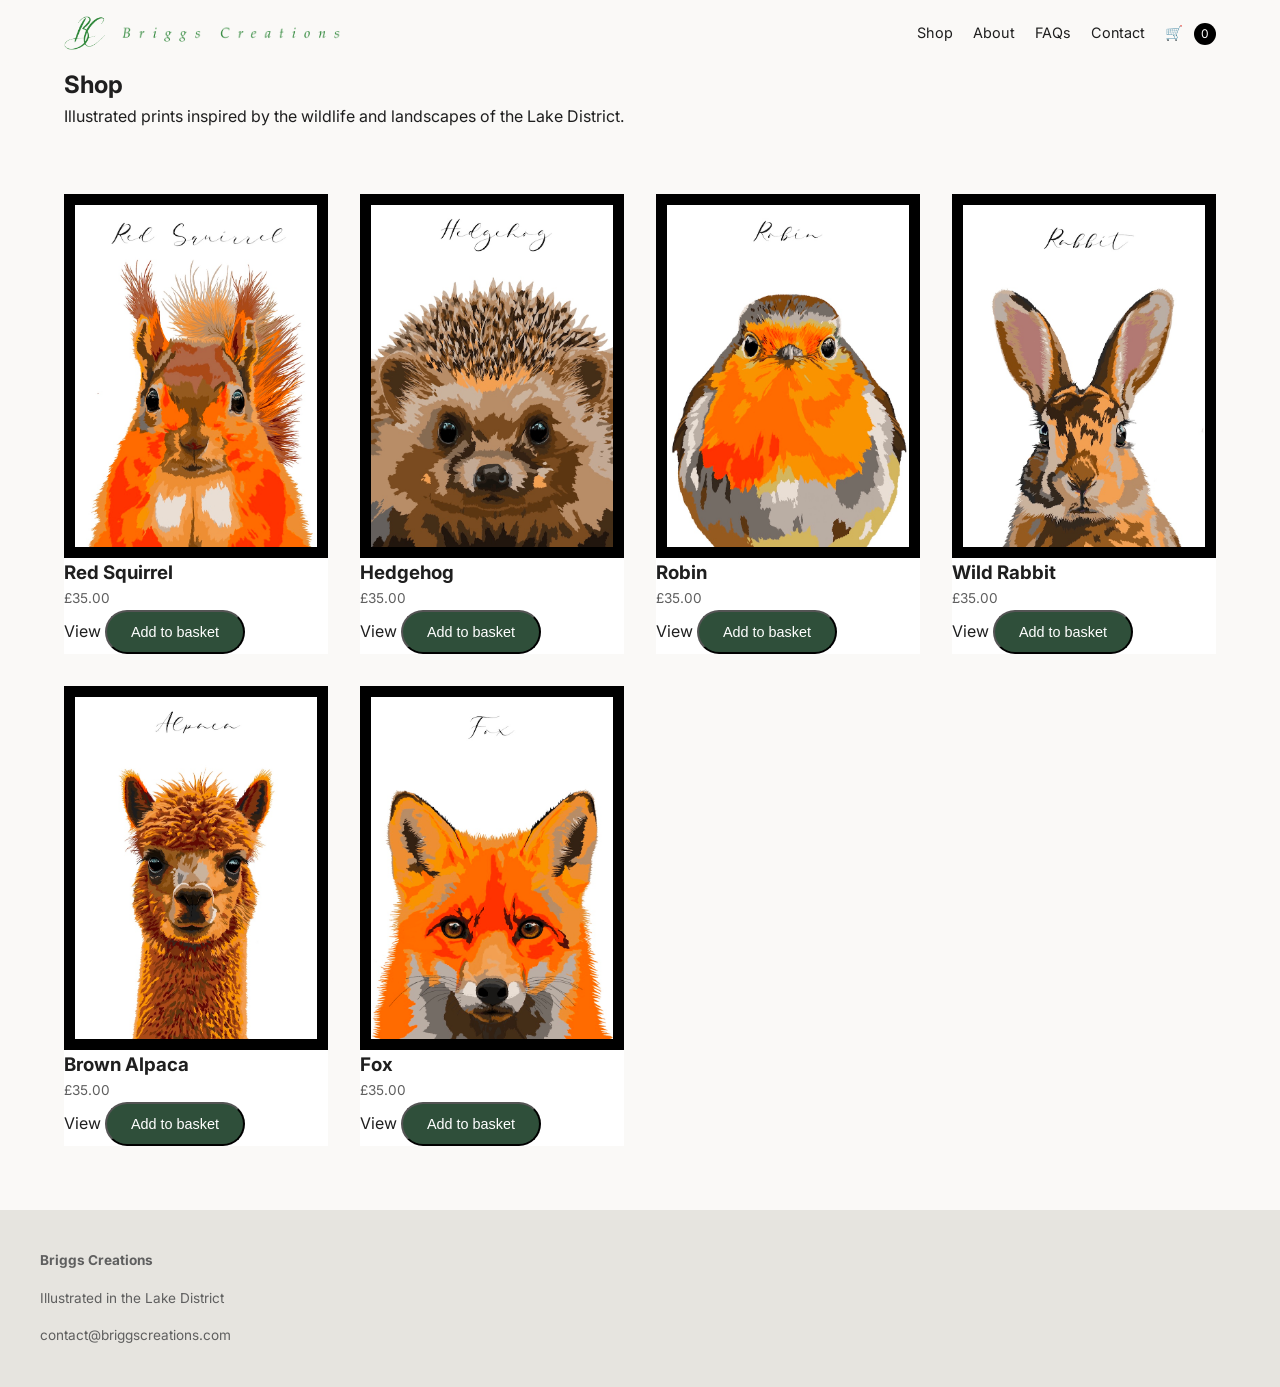
<file: pages/shop.html>
<!DOCTYPE html>
<html lang="en">

    <head>
        <meta charset="UTF-8" />
        <meta name="viewport" content="width=device-width, initial-scale=1" />
        <title>Artwork | Briggs Creations</title>

        <!-- Minimal, calm font pairing -->
        <link rel="preconnect" href="https://fonts.googleapis.com">
        <link rel="preconnect" href="https://fonts.gstatic.com" crossorigin>
        <link
            href="https://fonts.googleapis.com/css2?family=Inter:wght@300;400;500&family=Playfair+Display:wght@400;500&display=swap"
            rel="stylesheet">

        <link rel="stylesheet" href="../css/styles.css">
    </head>

    <body>
        <!-- BETA TEST BANNER -->
        <!-- <div class="beta-banner">
            ⚠️ <strong>Test Site:</strong> This website is currently under testing.
            Any orders placed will <strong>not</strong> be fulfilled or charged.
        </div> -->
        <!-- END BETA TEST BANNER -->

        <header>
            <div class="nav">
                <div class="brand">
                    <a href="../index.html" class="logo-wrap">
                        <img src="../assets/Logo_2.png" alt="Briggs Creations logo" class="logo-primary" />
                        <img src="../assets/Logo_3.png" alt="Briggs Creations wordmark" class="logo-secondary" />
                    </a>
                </div>
                <button class="nav-toggle" aria-label="Menu" aria-expanded="false">
                    ☰
                </button>
                <nav class="nav-links">
                    <a href="../pages/shop.html">Shop</a>
                    <a href="../pages/about.html">About</a>
                    <a href="../pages/faq.html">FAQs</a>
                    <a href="../pages/contact.html">Contact</a>
                    <a href="../pages/basket.html" class="basket-link">
                        🛒
                        <span id="cart-count" class="cart-count" aria-live="polite">0</span>
                    </a>
                </nav>
            </div>
        </header>
        <section class="section-inner">
            <div class="container">
                <h1>Shop</h1>
                <p>Illustrated prints inspired by the wildlife and landscapes of the Lake District.</p>
            </div>
        </section>

        <!-- Product grid -->
        <section class="section-inner">
            <div class="container">
                <div id="product-grid" class="product-grid">
                    <!-- Products injected by shop.js -->
                </div>
            </div>
        </section>


        <footer>
            <div class="footer-inner">
                <strong>Briggs Creations</strong>
                <span>Illustrated in the Lake District</span>
                <span><a href="mailto:contact@briggscreations.com">contact@briggscreations.com</a></span>
            </div>
        </footer>
        <!-- Scripts -->
        <script src="../js/products.js"></script>
        <script src="../js/cart.js"></script>
        <script src="../js/shop.js"></script>
        <script>
            const toggle = document.querySelector(".nav-toggle");
            const nav = document.querySelector(".nav-links");

            if (toggle && nav) {
                toggle.addEventListener("click", () => {
                    const isOpen = nav.classList.toggle("is-open");
                    toggle.setAttribute("aria-expanded", isOpen);
                });
            }
        </script>
        <script>
            document.addEventListener("contextmenu", function (e) {
                if (e.target.tagName === "IMG") {
                    e.preventDefault();
                }
            });
        </script>
    </body>

</html>
</file>
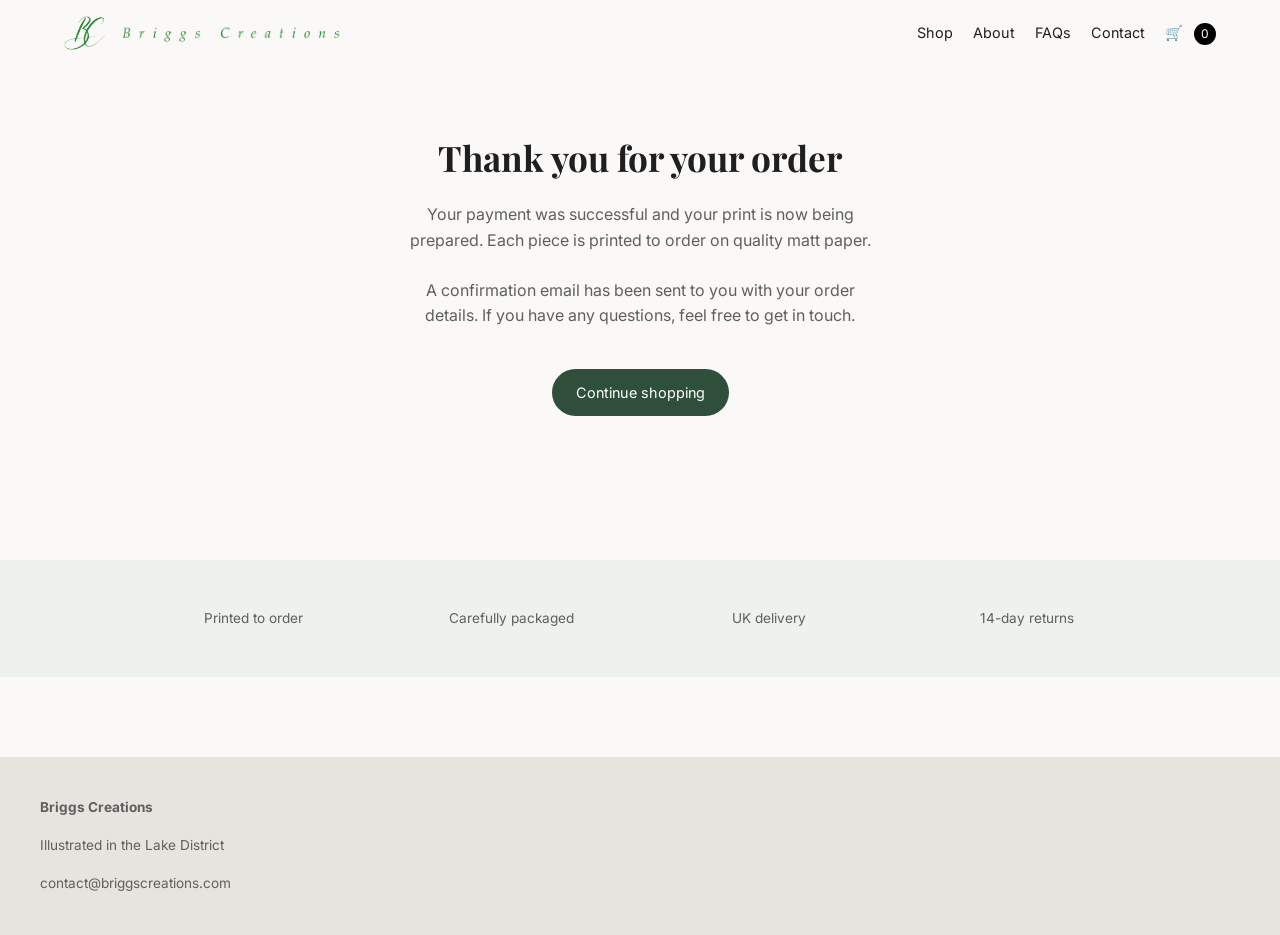
<file: pages/success.html>
<!DOCTYPE html>
<html lang="en">

    <head>
        <meta charset="UTF-8" />
        <meta name="viewport" content="width=device-width, initial-scale=1" />
        <title>Order Confirmed | Briggs Creations</title>

        <!-- Fonts -->
        <link rel="preconnect" href="https://fonts.googleapis.com">
        <link rel="preconnect" href="https://fonts.gstatic.com" crossorigin>
        <link
            href="https://fonts.googleapis.com/css2?family=Inter:wght@300;400;500&family=Playfair+Display:wght@400;500&display=swap"
            rel="stylesheet">

        <link rel="stylesheet" href="../css/styles.css">
    </head>

    <body>
        <!-- BETA TEST BANNER -->
        <!-- <div class="beta-banner">
            ⚠️ <strong>Test Site:</strong> This website is currently under testing.
            Any orders placed will <strong>not</strong> be fulfilled or charged.
        </div> -->
        <!-- END BETA TEST BANNER -->

        <!-- Header -->
        <header>
            <div class="nav">
                <div class="brand">
                    <a href="../index.html" class="logo-wrap">
                        <img src="../assets/Logo_2.png" alt="Briggs Creations logo" class="logo-primary" />
                        <img src="../assets/Logo_3.png" alt="Briggs Creations wordmark" class="logo-secondary" />
                    </a>
                </div>
                <button class="nav-toggle" aria-label="Menu" aria-expanded="false">
                    ☰
                </button>
                <nav class="nav-links">
                    <a href="shop.html">Shop</a>
                    <a href="about.html">About</a>
                    <a href="faq.html">FAQs</a>
                    <a href="contact.html">Contact</a>
                    <a href="basket.html" class="basket-link">
                        🛒
                        <span id="cart-count" class="cart-count is-empty" aria-live="polite">0</span>
                    </a>
                </nav>
            </div>
        </header>

        <!-- Main -->
        <main>

            <section class="closing-cta">
                <h1 style="font-family: 'Playfair Display', serif; font-size: 2.2rem; margin-bottom: 1rem;">
                    Thank you for your order
                </h1>

                <p style="max-width: 48ch; margin: 0 auto 1.5rem;">
                    Your payment was successful and your print is now being prepared.
                    Each piece is printed to order on quality matt paper.
                </p>

                <p style="max-width: 48ch; margin: 0 auto 2.5rem;">
                    A confirmation email has been sent to you with your order details.
                    If you have any questions, feel free to get in touch.
                </p>

                <a href="shop.html" class="btn-primary">Continue shopping</a>
            </section>

            <!-- Trust reassurance -->
            <section class="trust">
                <div class="trust-grid">
                    <div>Printed to order</div>
                    <div>Carefully packaged</div>
                    <div>UK delivery</div>
                    <div>14-day returns</div>
                </div>
            </section>

        </main>

        <!-- Footer -->
        <footer>
            <div class="footer-inner">
                <strong>Briggs Creations</strong>
                <span>Illustrated in the Lake District</span>
                <span><a href="mailto:contact@briggscreations.com">contact@briggscreations.com</a></span>
            </div>
        </footer>
        <script src="/js/cart.js"></script>
        <script>
            document.addEventListener("DOMContentLoaded", () => {
                if (typeof clearCart === "function") {
                    clearCart();
                }
            });
        </script>
        <script>
            const toggle = document.querySelector(".nav-toggle");
            const nav = document.querySelector(".nav-links");

            if (toggle && nav) {
                toggle.addEventListener("click", () => {
                    const isOpen = nav.classList.toggle("is-open");
                    toggle.setAttribute("aria-expanded", isOpen);
                });
            }
        </script>
        <script>
            document.addEventListener("contextmenu", function (e) {
                if (e.target.tagName === "IMG") {
                    e.preventDefault();
                }
            });
        </script>

    </body>

</html>
</file>
<file: css/styles.css>
/* .beta-banner {
  position: fixed;
  top: 0;
  left: 0;
  width: 100%;
  z-index: 9999;
  background: #111;
  color: #fff;
  text-align: center;
  padding: 0.75rem 1rem;
  font-size: 0.9rem;
} */

/* body {
  margin-top: 3rem;
} */


:root {
  --bg-main: #faf9f7;
  --bg-muted: #eef1ec;
  --text-main: #1f1f1f;
  --text-soft: #5f5f5f;
  --accent: #2f4f3a;
  --card-bg: #ffffff;
}

* {
  box-sizing: border-box;
  margin: 0;
  padding: 0;
}

body {
  font-family: 'Inter', system-ui, sans-serif;
  background: var(--bg-main);
  color: var(--text-main);
  line-height: 1.6;
}

img {
  max-width: 100%;
  display: block;
  border-radius: 0;
  -webkit-user-drag: none;
  user-select: none;
}

a {
  color: inherit;
  text-decoration: none;
}

/* ---------------- Header ---------------- */
header {
  position: sticky;
  top: 0;
  z-index: 10;
  background: rgba(250, 249, 247, 0.9);
  backdrop-filter: blur(4px);
}

/* ---------------- Brand / Logo ---------------- */

.logo-wrap {
  display: flex;
  align-items: center;
  gap: 0.75rem;
}

.logo-wrap img {
  opacity: 0.95;
}

.logo-wrap:hover img {
  opacity: 1;
}

/* Primary logo (always visible) */
.logo-primary {
  height: 34px;
  width: auto;
  display: block;
}

/* Secondary logo (desktop only) */
.logo-secondary {
  height: 26px;
  width: auto;
  display: block;
}

/* Mobile behaviour */
@media (max-width: 700px) {
  .brand .logo-secondary {
    display: none;
  }

  .logo-primary {
    height: 30px;
  }
}

.nav {
  max-width: 1200px;
  margin: 0 auto;
  padding: 1rem 1.5rem;
  display: flex;
  justify-content: space-between;
  align-items: center;
}

.brand {
  font-family: 'Playfair Display', serif;
  font-size: 1.2rem;
  font-weight: 500;
}

.nav-links {
  display: flex;
  gap: 1.25rem;
  font-size: 0.9rem;
}

/* ================================
   HEADER BASKET COUNT
   ================================ */

.basket-link {
  position: relative;
  text-decoration: none;
}

.cart-count {
  display: inline-block;
  margin-left: 0.4rem;
  min-width: 1.4rem;
  height: 1.4rem;
  padding: 0 0.35rem;
  font-size: 0.75rem;
  line-height: 1.4rem;
  text-align: center;
  border-radius: 999px;
  background-color: #000;
  color: #fff;
  transition: transform 0.25s ease, opacity 0.25s ease;
}


/* ================================
   Mobile Navigation (360px)
================================ */

.nav-toggle {
  display: none;
  background: none;
  border: none;
  font-size: 1.6rem;
  cursor: pointer;
}

/* Collapse nav at very small widths */
@media (max-width: 380px) {
  .nav-toggle {
    display: block;
  }

  .nav-links {
    display: none;
    position: absolute;
    top: 100%;
    right: 1rem;
    background: white;
    border: 1px solid #ddd;
    padding: 0.75rem 1rem;
    flex-direction: column;
    gap: 0.75rem;
    z-index: 1000;
  }

  .nav-links.is-open {
    display: flex;
  }
}

/* ---------------- Hero ---------------- */
.hero {
  max-width: 1200px;
  margin: 3rem auto 5rem;
  padding: 0 1.5rem;
  display: grid;
  grid-template-columns: 1fr 1fr;
  gap: 3rem;
  align-items: center;
}

.hero h1 {
  font-family: 'Playfair Display', serif;
  font-size: clamp(2rem, 4vw, 3rem);
  margin-bottom: 1rem;
}

.hero p {
  color: var(--text-soft);
  max-width: 38ch;
  margin-bottom: 1.5rem;
}

.btn-primary {
  display: inline-block;
  padding: 0.75rem 1.5rem;
  border-radius: 999px;
  background: var(--accent);
  color: white;
  font-size: 0.9rem;
}

.hero-image {
  border: 20px solid #1f1f1f;
}

@media (max-width: 900px) {
  .hero-image {
    display: none;
  }
}


/* ---------------- Sections ---------------- */
section {
  margin-bottom: 5rem;
}

.section-inner {
  max-width: 1200px;
  margin: 0 auto;
  padding: 0 1.5rem;
  padding-bottom: 4rem;
}

.section-title {
  font-size: 0.85rem;
  letter-spacing: 0.05em;
  text-transform: uppercase;
  color: var(--text-soft);
  margin-bottom: 2rem;
}

/* ---------------- Prints Grid ---------------- */
.prints-grid {
  display: grid;
  grid-template-columns: repeat(4, 1fr);
  gap: 2rem;
}

.print-card {
  background: var(--card-bg);
  padding: 1rem;
  border-radius: 12px;
  transition: transform 0.3s ease, box-shadow 0.3s ease;
}

.print-card:hover {
  transform: translateY(-4px);
  box-shadow: 0 8px 24px rgba(0, 0, 0, 0.06);
}

.print-info {
  margin-top: 0.75rem;
  font-size: 0.9rem;
}

.price {
  color: var(--text-soft);
  font-size: 0.85rem;
}

.print-card-image {
  border: 10px solid #1f1f1f;
  border-radius: 0;
}

@media (max-width: 700px) {
  .prints-carousel {
    display: flex;
    overflow-x: auto;
    gap: 1rem;
    scroll-snap-type: x mandatory;
    padding-bottom: 1rem;
  }

  .prints-carousel .print-card {
    min-width: 80%;
    max-width: 70%;
    scroll-snap-align: center;
    flex-shrink: 0;
  }

  /* Hide scrollbar but keep swipe */
  .prints-carousel::-webkit-scrollbar {
    display: none;
  }
}


/* ---------------- Trust Builder ---------------- */
.trust {
  background: var(--bg-muted);
  padding: 3rem 1.5rem;
}

.trust-grid {
  max-width: 1000px;
  margin: 0 auto;
  display: grid;
  grid-template-columns: repeat(4, 1fr);
  gap: 2rem;
  text-align: center;
  font-size: 0.85rem;
  color: var(--text-soft);
}

/* ---------------- About ---------------- */
.about {
  background: var(--bg-muted);
  padding: 4rem 0;
}

.about-inner {
  max-width: 1000px;
  margin: 0 auto;
  padding: 0 1.5rem;
  display: grid;
  grid-template-columns: 1fr 1fr;
  gap: 3rem;
  align-items: center;
}

.about p {
  max-width: 40ch;
  color: var(--text-soft);
  margin-bottom: 1rem;
}

.about a {
  font-size: 0.9rem;
  color: var(--accent);
}

@media (max-width: 850px) {
  .about-inner img {
    width: 140px;
    height: 140px;
    object-fit: cover;
    border-radius: 50%;
    margin: 0 auto;
  }

  .about-inner {
    text-align: center;
  }

  .about p {
    margin-left: auto;
    margin-right: auto;
  }
}

/* ---------------- About Page ---------------- */

.about-page {
  padding: 4rem 1.5rem 2rem;
}

.about-page h1 {
  font-family: 'Playfair Display', serif;
  font-size: 2.4rem;
  margin-bottom: 1rem;
}

.about-intro {
  color: var(--text-soft);
  max-width: 55ch;
}

.about-page-inner {
  max-width: 720px;
  /* slightly narrower = calmer */
  margin: 0 auto;
}

.about-block {
  margin-bottom: 4rem;
}

.about-block h2 {
  margin-bottom: 1rem;
}

.about-page p {
  max-width: none;
  /* stop fighting the container */
}


/* ---------------- About Hero ---------------- */

.about-hero {
  padding: 4rem 1.5rem 3rem;
  margin-bottom: 0;
}

.about-hero-inner {
  max-width: 1000px;
  margin: 0 auto;
  display: grid;
  grid-template-columns: 1.2fr 0.8fr;
  gap: 3rem;
  align-items: center;
}

.about-hero h1 {
  font-family: 'Playfair Display', serif;
  font-size: clamp(2.2rem, 4vw, 2.8rem);
  margin-bottom: 1rem;
}

.about-hero-image img {
  border: 12px solid #1f1f1f;
}

/* ---------------- About Page Enhancements ---------------- */

.about-block h2::before {
  content: "";
  display: block;
  width: 48px;
  height: 1px;
  background: #ccc;
  margin-bottom: 1rem;
}

.about-page h2 {
  font-family: 'Playfair Display', serif;
  font-size: 1.4rem;
  margin: 3rem 0 1rem;
}

.about-page p {
  color: var(--text-soft);
  max-width: 60ch;
  margin-bottom: 1rem;
}

/* ---------------- About Life Section ---------------- */

.about-life {
  margin-top: 2rem;
  background: var(--bg-muted);
  padding: 4rem 1.5rem;
}

.about-life-text h2 {
  font-family: 'Playfair Display', serif;
  margin-bottom: 1rem;
}

.about-life-inner {
  max-width: 1000px;
  margin: 0 auto;
  display: grid;
  grid-template-columns: 0.9fr 1.1fr;
  gap: 3rem;
  align-items: center;
}

.about-life-image img {
  border-radius: 50%;
  aspect-ratio: 1 / 1;
  object-fit: cover;
  width: 100%;
  max-width: 320px;
  margin: 0 auto;
}

.about-life-text p {
  color: var(--text-soft);
  max-width: 42ch;
}

/* ---------------- Responsive ---------------- */

@media (max-width: 850px) {

  .about-hero-inner,
  .about-life-inner {
    grid-template-columns: 1fr;
    text-align: center;
  }

  .about-hero-image img {
    max-width: 280px;
    margin: 0 auto;
  }

  .about-life-text p,
  .about-page p {
    margin-left: auto;
    margin-right: auto;
  }
}


/* ---------------- Policies ---------------- */

.policies {
  background: var(--bg-muted);
  padding: 4rem 1.5rem;
}

.policies-inner {
  max-width: 800px;
  margin: 0 auto;
}

.policies h2 {
  font-size: 0.9rem;
  letter-spacing: 0.08em;
  text-transform: uppercase;
  color: var(--text-soft);
  margin-bottom: 2rem;
}

/* Details / summary dropdown */

.policy-item {
  border-top: 1px solid #ddd;
  padding: 1.25rem 0;
}

.policy-item:last-child {
  border-bottom: 1px solid #ddd;
}

.policy-item summary {
  cursor: pointer;
  font-weight: 500;
  list-style: none;
  position: relative;
  padding-right: 2rem;
}

.policy-item summary::-webkit-details-marker {
  display: none;
}

.policy-item summary::after {
  content: "+";
  position: absolute;
  right: 0;
  top: 0;
  font-size: 1.2rem;
  transition: transform 0.2s ease;
}

.policy-item[open] summary::after {
  content: "–";
}

.policy-content {
  margin-top: 1rem;
  color: var(--text-soft);
  font-size: 0.9rem;
  line-height: 1.7;
}

.policy-content h3 {
  margin-top: 1.25rem;
  margin-bottom: 0.25rem;
  font-size: 0.9rem;
  color: var(--text-main);
}

/* ---------------- Closing CTA ---------------- */
.closing-cta {
  text-align: center;
  padding: 4rem 1.5rem;
}

.closing-cta p {
  margin-bottom: 1.25rem;
  color: var(--text-soft);
}

/* ---------------- Footer ---------------- */
footer {
  background: #e6e4df;
  padding: 2.5rem 1.5rem;
  font-size: 0.85rem;
  color: var(--text-soft);
}

.footer-inner {
  max-width: 1200px;
  margin: 0 auto;
  display: flex;
  flex-direction: column;
  gap: 1rem;
}

.footer-inner a:hover {
  text-decoration: underline;
}

/* ---------------- Responsive ---------------- */
@media (max-width: 900px) {
  .hero {
    grid-template-columns: 1fr;
  }

  .prints-grid {
    grid-template-columns: repeat(2, 1fr);
  }

  .trust-grid {
    grid-template-columns: repeat(2, 1fr);
  }

  .about-inner {
    grid-template-columns: 1fr;
  }
}

@media (max-width: 500px) {
  .prints-grid {
    grid-template-columns: 1fr;
  }
}

/*--------------shop page---------------------*/
/* Shop product grid */
.product-grid {
  display: grid;
  grid-template-columns: repeat(auto-fit, minmax(240px, 1fr));
  gap: 2rem;
}

/* Individual product card */
.product-card {
  display: flex;
  flex-direction: column;
  background: #fff;
}

/* Image wrapper */
.product-image {
  display: block;
  width: 100%;
  aspect-ratio: 1 / √2;
  /* portrait artwork */
  overflow: hidden;
}

/* Product image itself */
.product-image img {
  width: 100%;
  height: 100%;
  object-fit: contain;
  background: #f7f7f7;
  display: block;
}

.product-image img {
  transition: transform 0.3s ease;
}

.product-card:hover .product-image img {
  transform: scale(1.05);
}

/* Product image frame with border */
.product-image {
  display: block;
  width: 100%;
  aspect-ratio: 1 / √2;
  overflow: hidden;
  border: 10px solid #000;
  box-sizing: border-box;
}

/* ================================
   PRODUCT PAGE
   ================================ */

.product-page {
  max-width: 1200px;
  margin: 0 auto;
  padding: 2rem 1.5rem 4rem;
}

.product-layout {
  display: grid;
  grid-template-columns: 1fr;
  gap: 2.5rem;
}

/* Desktop layout */
@media (min-width: 768px) {
  .product-layout {
    grid-template-columns: 1.1fr 0.9fr;
    align-items: start;
    gap: 4rem;
  }
}

/* ----------------
     Product Image
     ---------------- */

.product-image img {
  width: 100%;
  height: auto;
  display: block;
  border: 1px solid #000;
  background-color: #fff;
}

/* ----------------
     Product Details
     ---------------- */

.product-details h1 {
  margin: 0 0 0.25rem;
  font-size: 2rem;
}

.artist-name {
  margin: 0 0 1.5rem;
  font-size: 1rem;
  color: #555;
}

.product-description {
  margin-bottom: 1.5rem;
  line-height: 1.6;
}

.product-specs {
  list-style: none;
  padding: 0;
  margin: 0 0 1.5rem;
}

.product-specs li {
  margin-bottom: 0.5rem;
  font-size: 0.95rem;
}

/* Long-form product details */

.product-details-long {
  margin-top: 2rem;
  color: #5f5f5f;
  font-size: 0.95rem;
  line-height: 1.7;
  max-width: 60ch;
}

.product-details-long strong {
  color: #1f1f1f;
  font-weight: 500;
}


/* ----------------
     Price & CTA
     ---------------- */

.product-price {
  font-size: 1.4rem;
  font-weight: 600;
  margin-bottom: 1.25rem;
}

#add-to-cart {
  margin-bottom: 1.25rem;
}

/* ----------------
     Delivery Note
     ---------------- */

.delivery-note {
  font-size: 0.9rem;
  color: #666;
}

/* ----------------
     Error State
     ---------------- */

#product-error {
  text-align: center;
  padding: 4rem 1rem;
}

#product-error p {
  margin-bottom: 1.5rem;
}

/* ================================
   BASKET PAGE
   ================================ */

.basket-page {
  max-width: 1200px;
  margin: 0 auto;
  padding: 2rem 1.5rem 4rem;
}

.basket-page h1 {
  margin-bottom: 2rem;
}

/* Empty state */

#empty-basket {
  text-align: center;
  padding: 4rem 1rem;
}

/* Layout */

#basket-content {
  display: grid;
  grid-template-columns: 1fr;
  gap: 3rem;
}

@media (min-width: 768px) {
  #basket-content {
    grid-template-columns: 2fr 1fr;
    align-items: start;
  }
}

/* Items list */

.basket-items {
  list-style: none;
  padding: 0;
  margin: 0;
}

.basket-item {
  display: grid;
  grid-template-columns: 80px 1fr auto auto;
  gap: 1.5rem;
  align-items: center;
  padding: 1.5rem 0;
  border-bottom: 1px solid #ddd;
}

.basket-item img {
  width: 80px;
  height: auto;
  border: 1px solid #000;
}

/* Item details */

.item-details h3 {
  margin: 0 0 0.25rem;
  font-size: 1.1rem;
}

.item-meta {
  font-size: 0.9rem;
  color: #666;
}

.remove-item {
  background: none;
  border: none;
  padding: 0;
  margin-top: 0.5rem;
  font-size: 0.85rem;
  color: #666;
  cursor: pointer;
  text-decoration: underline;
}

/* Quantity */

.item-quantity input {
  width: 60px;
  padding: 0.25rem;
  text-align: center;
}

/* Price */

.item-price {
  font-weight: 600;
}

/* Summary */

.basket-summary {
  border: 1px solid #ddd;
  padding: 1.5rem;
}

.basket-summary h2 {
  margin-top: 0;
  margin-bottom: 1.5rem;
}

.summary-row {
  display: flex;
  justify-content: space-between;
  margin-bottom: 0.75rem;
}

.summary-row.total {
  font-weight: 600;
  border-top: 1px solid #ddd;
  padding-top: 0.75rem;
}

.returns-note {
  margin-top: 1rem;
  font-size: 0.85rem;
  color: #666;
}

/* ================================
   ADD TO BASKET ANIMATION
   ================================ */

@keyframes bump {
  0% {
    transform: scale(1);
  }

  40% {
    transform: scale(1.25);
  }

  100% {
    transform: scale(1);
  }
}

.cart-count.bump {
  animation: bump 0.3s ease;
}

/* Button feedback */
.btn-primary.added {
  position: relative;
  overflow: hidden;
}

.btn-primary.added::after {
  content: "✓ Added";
  position: absolute;
  inset: 0;
  display: flex;
  align-items: center;
  justify-content: center;
  background-color: #000;
  color: #fff;
  font-size: 0.9rem;
  font-weight: 500;
  opacity: 0;
  animation: fadeAdded 1.2s ease forwards;
}

@keyframes fadeAdded {
  0% {
    opacity: 0;
  }

  20% {
    opacity: 1;
  }

  80% {
    opacity: 1;
  }

  100% {
    opacity: 0;
  }
}

/* Checkout Button feedback */
#checkout-button.loading {
  cursor: not-allowed;
  opacity: 0.6;
}

#checkout-button.loading::after {
  content: "";
  display: inline-block;
  width: 16px;
  height: 16px;
  border: 2px solid white;
  border-top: 2px solid transparent;
  border-radius: 50%;
  margin-left: 8px;
  animation: spin 1s linear infinite;
}

@keyframes spin {
  0% {
    transform: rotate(0deg);
  }

  100% {
    transform: rotate(360deg);
  }
}
</file>
